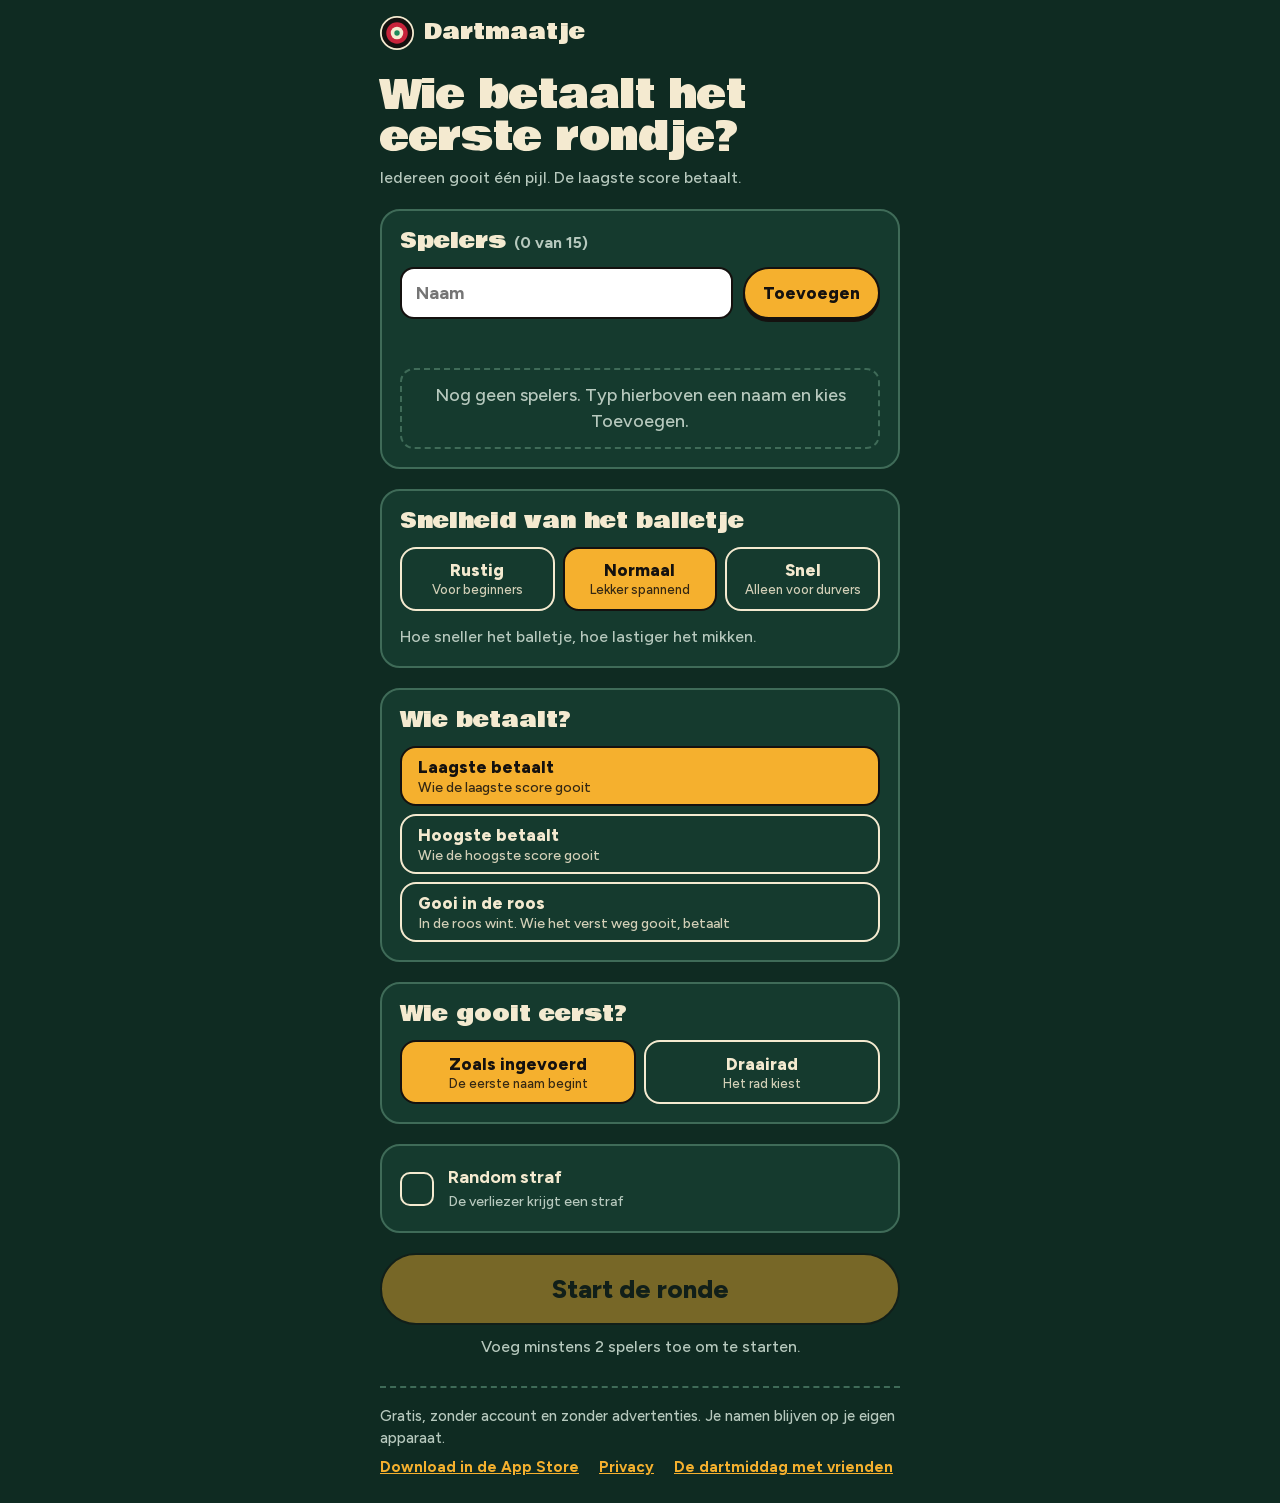
<file: index.html>
<!doctype html>
<html lang="nl">
<head>
<meta charset="utf-8">
<meta name="viewport" content="width=device-width,initial-scale=1,viewport-fit=cover">
<meta name="theme-color" content="#0F2B22">
<title>Dartmaatje: wie betaalt het eerste rondje?</title>
<meta name="description" content="Dartmaatje: iedereen gooit één pijl, de laagste score betaalt het eerste rondje. Met 2 tot 15 spelers op één telefoon, in drie snelheden. Gratis, zonder account.">
<meta property="og:title" content="Dartmaatje: wie betaalt het eerste rondje?">
<meta property="og:description" content="Eén pijl per speler, de laagste score betaalt. Tot 15 spelers, drie snelheden, gratis.">
<meta property="og:type" content="website">
<link rel="canonical" href="https://dartmaatje.nl/">
<meta name="apple-itunes-app" content="app-id=6820017120">
<style>
.webfooter{margin-top:8px;padding-top:18px;border-top:2px dashed var(--line);display:flex;flex-wrap:wrap;gap:8px 20px;font-size:15px;color:var(--muted)}
.webfooter a{color:var(--amber);font-weight:700}
.webfooter p{margin:0;flex:1 1 100%}
body:has(#game:not([hidden])) .webfooter,body:has(#tie:not([hidden])) .webfooter{display:none}
</style>

<link rel="stylesheet" href="fonts.css">
<link rel="stylesheet" href="app.css">
</head>
<body>
<main>
  <div class="top">
    <svg width="34" height="34" viewBox="0 0 38 38" aria-hidden="true"><circle cx="19" cy="19" r="18" fill="#14110F" stroke="#F4EAD0" stroke-width="2"/><circle cx="19" cy="19" r="12" fill="#C8233B"/><circle cx="19" cy="19" r="7" fill="#F4EAD0"/><circle cx="19" cy="19" r="3" fill="#1F8A5B"/></svg>
    <span class="logo">Dartmaatje</span>
  </div>

  <!-- 1. Spelers en snelheid -->
  <section id="setup" style="display:flex;flex-direction:column;gap:20px" aria-labelledby="h-setup">
    <div>
      <h1 id="h-setup">Wie betaalt het eerste rondje?</h1>
      <p class="note" style="margin-top:8px">Iedereen gooit één pijl. De laagste score betaalt.</p>
    </div>

    <div class="card">
      <h2>Spelers <span class="note" id="counter" style="font-family:var(--body);font-weight:700"></span></h2>
      <form class="add" id="add-form" autocomplete="off">
        <label for="name" style="position:absolute;left:-9999px">Naam van de speler</label>
        <input class="in" id="name" type="text" maxlength="16" placeholder="Naam" autocapitalize="words" autocorrect="off" enterkeyhint="done">
        <button class="btn" type="submit" id="add-btn">Toevoegen</button>
      </form>
      <p class="msg" id="add-msg" role="alert"></p>
      <ul class="players" id="players"></ul>
    </div>

    <div class="card" role="group" aria-labelledby="h-speed">
      <h2 id="h-speed">Snelheid van het balletje</h2>
      <div class="speeds" id="speeds"></div>
      <p class="note">Hoe sneller het balletje, hoe lastiger het mikken.</p>
    </div>

    <div class="card" role="group" aria-labelledby="h-mode">
      <h2 id="h-mode">Wie betaalt?</h2>
      <div class="opts" id="modes"></div>
    </div>

    <div class="card" role="group" aria-labelledby="h-order">
      <h2 id="h-order">Wie gooit eerst?</h2>
      <div class="speeds" id="orders" style="grid-template-columns:repeat(2,1fr)"></div>
    </div>

    <div class="card">
      <label class="toggle" for="punish-toggle">
        <input type="checkbox" id="punish-toggle">
        <span class="tbox" aria-hidden="true"></span>
        <span class="ttext"><strong>Random straf</strong><small>De verliezer krijgt een straf</small></span>
      </label>
    </div>

    <div>
      <button class="btn btn-big" type="button" id="start">Start de ronde</button>
      <p class="note" id="start-note" style="margin-top:10px;text-align:center"></p>
    </div>
  </section>

  <!-- 1b. Draairad voor de volgorde -->
  <section id="wheel" hidden style="display:flex;flex-direction:column;gap:16px" aria-labelledby="wheel-h">
    <div>
      <h1 id="wheel-h" style="font-size:clamp(28px,8vw,38px)">Wie gooit eerst?</h1>
      <p class="note" id="wheel-sub" style="margin-top:8px">Tik op Draai en het rad kiest.</p>
    </div>
    <svg id="wheel-svg" class="wheelsvg" viewBox="-220 -220 440 440" role="img" aria-label="Draairad met de namen van de spelers"></svg>
    <button class="btn btn-big" type="button" id="wheel-spin">Draai!</button>
    <p class="note" id="wheel-live" role="status" aria-live="polite" style="text-align:center;min-height:1.4em;margin:-4px 0 0"></p>
    <ol class="orderlist" id="order-list"></ol>
    <button class="btn btn-big" type="button" id="wheel-go" hidden>Start de ronde</button>
    <button class="btn btn-ghost" type="button" id="wheel-rest">Rest laten loten</button>
    <button class="btn btn-ghost" type="button" id="wheel-back">Terug naar de spelers</button>
  </section>

  <!-- 2. Gooien -->
  <section id="game" hidden style="display:flex;flex-direction:column;gap:16px" aria-labelledby="who">
    <div style="display:flex;flex-wrap:wrap;justify-content:space-between;align-items:baseline;gap:4px 12px">
      <span class="lbl" id="round-lbl"></span>
      <span class="note" id="progress"></span>
    </div>
    <div class="turn">
      <span class="dot" id="turn-dot" aria-hidden="true"></span>
      <div>
        <div class="note" id="turn-sub"></div>
        <div class="who" id="who"></div>
      </div>
    </div>
    <div id="board"></div>
    <div id="throw-area" aria-live="polite" style="display:flex;flex-direction:column;gap:12px"></div>
  </section>

  <!-- 3. Gelijkspel -->
  <section id="tie" hidden style="display:flex;flex-direction:column;gap:16px" aria-labelledby="tie-h">
    <div class="paper pop">
      <div class="k">Gelijkspel</div>
      <h2 id="tie-h" style="font-size:28px">Beslissingsworp!</h2>
      <p id="tie-text" style="margin:0"></p>
    </div>
    <button class="btn btn-big" type="button" id="tie-go">Beslissingsworp</button>
  </section>

  <!-- 4. Uitslag -->
  <section id="result" hidden style="display:flex;flex-direction:column;gap:16px" aria-labelledby="loser">
    <div class="paper pop" aria-live="polite">
      <div class="k">Het eerste rondje is voor</div>
      <div class="who" id="loser"></div>
      <p id="loser-text" style="margin:0"></p>
    </div>
    <div class="punish pop" id="punish-box" hidden aria-live="polite">
      <div class="lbl">De straf</div>
      <p id="punish-text"></p>
      <button class="btn btn-ghost" type="button" id="punish-again">Andere straf</button>
    </div>
    <h2>Alle scores</h2>
    <ul class="rank" id="rank"></ul>
    <button class="btn btn-big" type="button" id="share">Deel de uitslag</button>
    <p class="note" id="share-msg" role="status" aria-live="polite" style="min-height:1.4em;text-align:center;margin:-6px 0 0"></p>
    <button class="btn btn-ghost" type="button" id="again">Nog een ronde</button>
    <button class="btn btn-ghost" type="button" id="edit">Spelers aanpassen</button>
  </section>
  <footer class="webfooter">
    <p>Gratis, zonder account en zonder advertenties. Je namen blijven op je eigen apparaat.</p>
    <a href="https://apps.apple.com/app/dartmaatje/id6820017120">Download in de App Store</a>
    <a href="privacy.html">Privacy</a>
    <a href="middag/index.html">De dartmiddag met vrienden</a>
  </footer>
</main>

  <!-- Delen of bewaren -->
  <div id="sharebox" class="overlay" hidden>
    <div class="sheet" role="dialog" aria-modal="true" aria-labelledby="sharebox-title">
      <h2 id="sharebox-title">Deel de uitslag</h2>
      <img id="share-img" alt="De uitslag als afbeelding" width="540" height="675">
      <p class="note" id="save-hint" hidden>Houd de afbeelding hierboven ingedrukt en kies <strong>Bewaar in Foto's</strong>.</p>
      <p class="note" id="save-done" role="status" aria-live="polite" hidden></p>
      <button class="btn btn-big" type="button" id="share-go">Delen via…</button>
      <button class="btn" type="button" id="share-save">Afbeelding bewaren</button>
      <button class="btn btn-ghost" type="button" id="share-close">Sluiten</button>
    </div>
  </div>

<script src="board.js"></script>
<script src="app.js"></script>
</body>
</html>
</file>
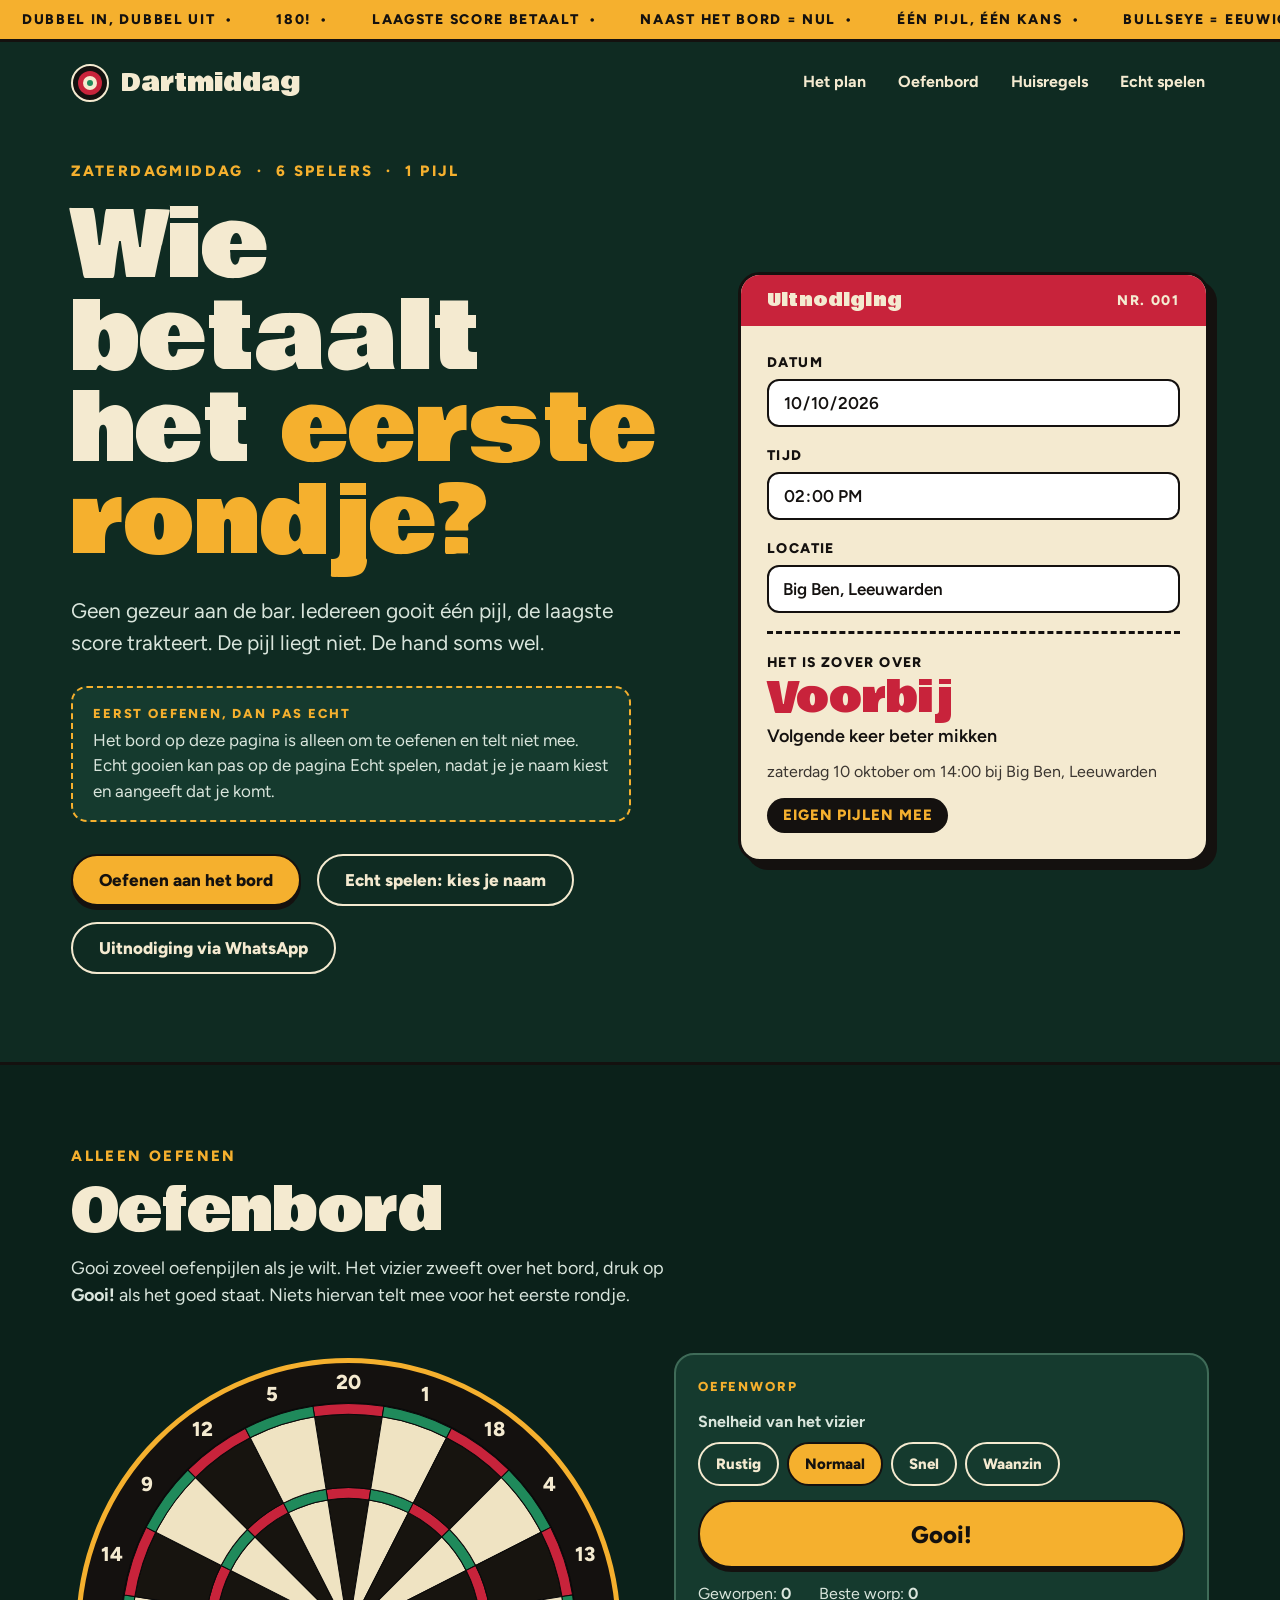
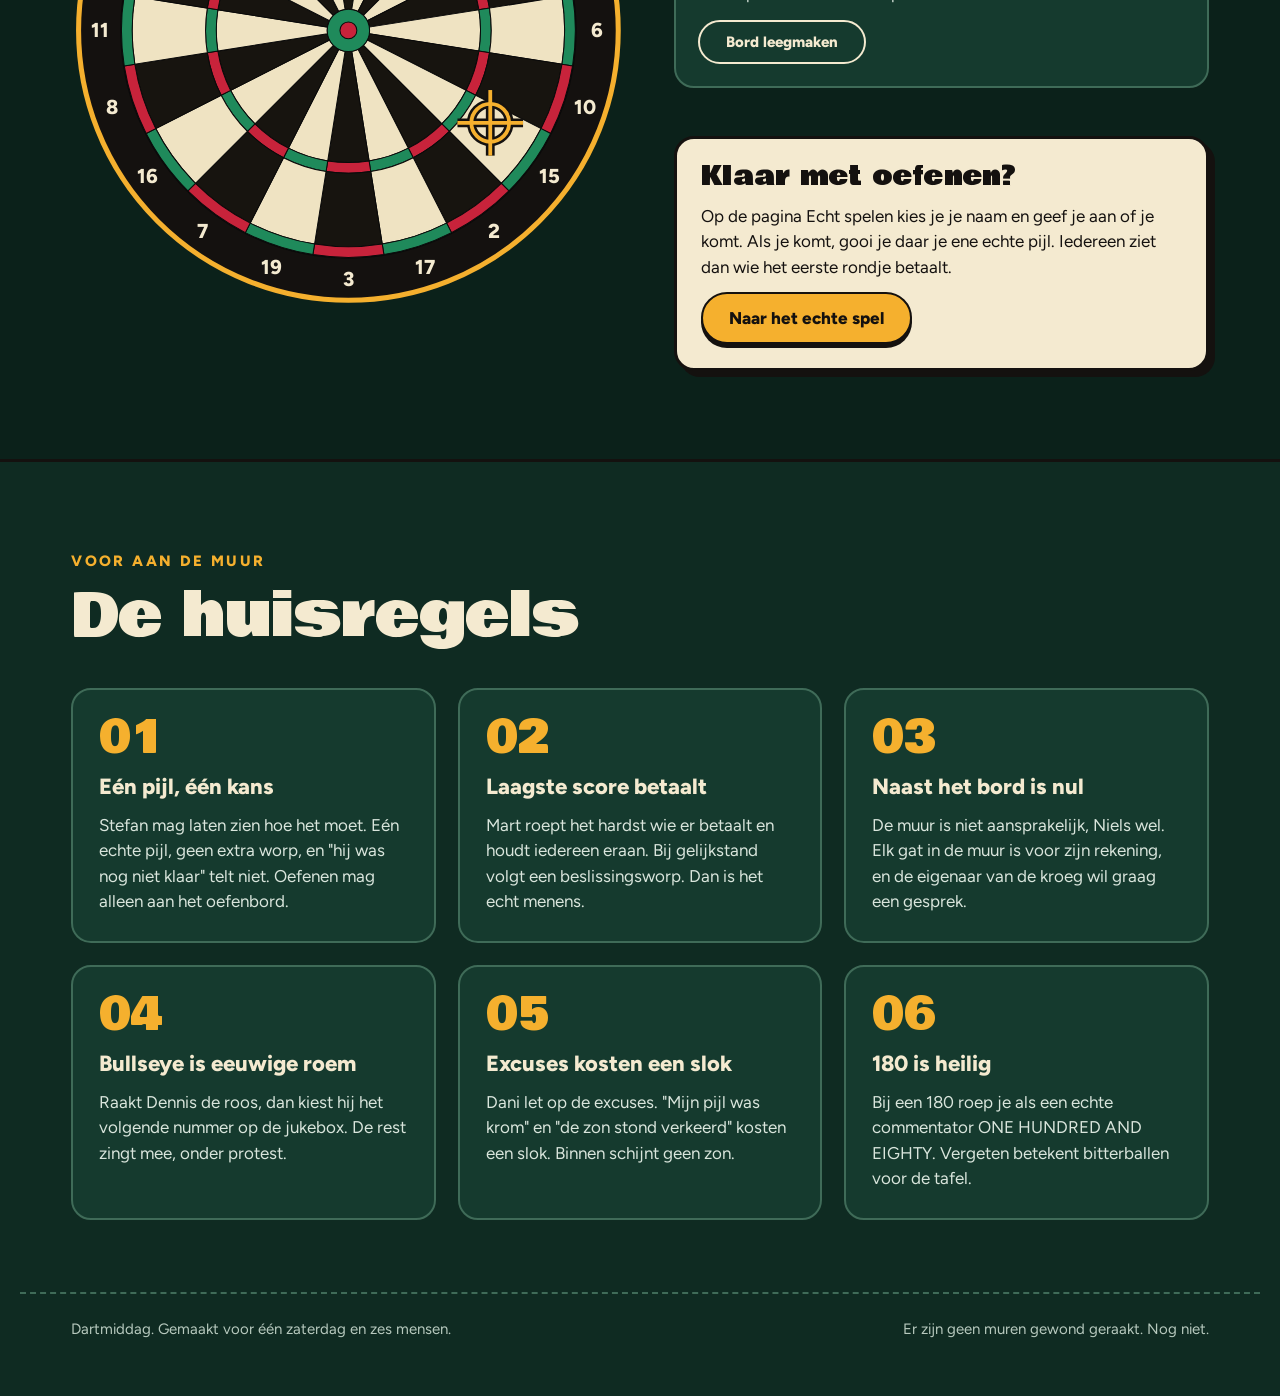
<file: middag/index.html>
<!doctype html>
<html lang="nl">
<head>
<meta charset="utf-8">
<meta name="viewport" content="width=device-width,initial-scale=1">
<title>Dartmiddag</title>
<meta name="description" content="Eén pijl per man. De laagste score betaalt het eerste rondje.">
<link rel="preconnect" href="https://fonts.googleapis.com">
<link rel="preconnect" href="https://fonts.gstatic.com" crossorigin>
<link href="https://fonts.googleapis.com/css2?family=Bowlby+One&family=Figtree:wght@400;500;700;800&display=swap" rel="stylesheet">
<link rel="stylesheet" href="../site.css">
<style>
.hero{display:flex;flex-wrap:wrap;gap:56px;align-items:center;padding-block:36px 88px}
.hero > div{min-width:0}
.hero .left{flex:1 1 520px}
.hero .right{flex:1 1 380px;max-width:520px}
.lead{margin:0 0 28px;font-size:21px;max-width:560px;color:var(--soft)}
.practice-note{background:var(--panel);border:2px dashed var(--amber);border-radius:16px;padding:16px 20px;max-width:560px;margin-bottom:32px}
.practice-note p{margin:4px 0 0;font-size:17px;color:var(--soft)}
.actions{display:flex;flex-wrap:wrap;gap:16px}
.ticket{background:var(--cream);color:var(--ink);border-radius:22px;border:3px solid var(--ink);box-shadow:8px 8px 0 var(--ink);overflow:hidden}
.ticket-head{background:var(--red);color:var(--cream);padding:12px 26px;display:flex;justify-content:space-between;align-items:center;gap:12px}
.ticket-body{padding:26px;display:flex;flex-direction:column;gap:18px}
.field{display:flex;flex-direction:column;gap:6px}
.field label{font-weight:800;font-size:14px;letter-spacing:.1em;text-transform:uppercase}
.count{border-top:3px dashed var(--ink);padding-top:18px;display:flex;flex-direction:column;gap:2px}
.count .small{font-weight:800;font-size:14px;letter-spacing:.1em;text-transform:uppercase}
.count .big{font-family:var(--display);font-size:42px;line-height:1.1;color:var(--red)}
.badge{margin-top:12px;align-self:flex-start;background:var(--ink);color:var(--amber);border-radius:999px;padding:6px 16px;font-weight:800;font-size:15px;letter-spacing:.06em;text-transform:uppercase}
.practice{background:var(--deep);border-block:3px solid var(--ink)}
.practice .inner{padding-block:80px 88px}
.practice .cols{display:flex;flex-wrap:wrap;gap:48px;align-items:flex-start;margin-top:44px}
.practice .boardcol{flex:1 1 440px;min-width:0;max-width:580px}
.practice .ctrl{flex:1 1 420px;min-width:0;display:flex;flex-direction:column;gap:24px}
.speedbtns{display:flex;flex-wrap:wrap;gap:8px}
.sp{min-height:44px;padding:0 16px;border-radius:999px;border:2px solid var(--cream);background:transparent;color:var(--cream);font:800 15px var(--body);cursor:pointer}
.sp:hover{background:rgba(244,234,208,.12)}
.sp[aria-pressed="true"]{background:var(--amber);color:var(--ink);border-color:var(--ink)}
.stats{display:flex;flex-wrap:wrap;gap:12px 28px;color:var(--soft);font-size:16px}
.rules{padding-block:88px 72px}
.rule-grid{display:grid;grid-template-columns:repeat(auto-fit,minmax(min(100%,340px),1fr));gap:22px;margin-top:40px}
.rule{background:var(--panel);border:2px solid var(--line);border-radius:20px;padding:26px;display:flex;flex-direction:column;gap:10px}
.rule .n{font-family:var(--display);font-size:44px;line-height:1;color:var(--amber)}
.rule h3{margin:0;font-size:22px;font-weight:800}
.rule p{margin:0;color:var(--soft);font-size:17px}
footer{padding-block:24px 56px;border-top:2px dashed var(--line);display:flex;flex-wrap:wrap;gap:12px 32px;justify-content:space-between;color:var(--muted);font-size:15px}
</style>
</head>
<body>

<div class="ticker-wrap" aria-hidden="true"><div class="ticker" id="ticker"></div></div>

<header class="wrap top">
  <a href="#top" class="brand" id="top">
    <svg width="38" height="38" viewBox="0 0 38 38" aria-hidden="true"><circle cx="19" cy="19" r="18" fill="#14110F" stroke="#F4EAD0" stroke-width="2"/><circle cx="19" cy="19" r="12" fill="#C8233B"/><circle cx="19" cy="19" r="7" fill="#F4EAD0"/><circle cx="19" cy="19" r="3" fill="#1F8A5B"/></svg>
    Dartmiddag
  </a>
  <nav class="nav" aria-label="Hoofdmenu">
    <a href="#plan">Het plan</a>
    <a href="#oefenen">Oefenbord</a>
    <a href="#regels">Huisregels</a>
    <a href="../spel.html">Echt spelen</a>
  </nav>
</header>

<main>
<section id="plan" class="wrap hero">
  <div class="left">
    <p class="eyebrow">Zaterdagmiddag &nbsp;&middot;&nbsp; 6 spelers &nbsp;&middot;&nbsp; 1 pijl</p>
    <h1>Wie betaalt het <span style="color:var(--amber)">eerste rondje?</span></h1>
    <p class="lead">Geen gezeur aan de bar. Iedereen gooit één pijl, de laagste score trakteert. De pijl liegt niet. De hand soms wel.</p>
    <div class="practice-note">
      <div class="lbl">Eerst oefenen, dan pas echt</div>
      <p>Het bord op deze pagina is alleen om te oefenen en telt niet mee. Echt gooien kan pas op de pagina Echt spelen, nadat je je naam kiest en aangeeft dat je komt.</p>
    </div>
    <div class="actions">
      <a class="btn" href="#oefenen">Oefenen aan het bord</a>
      <a class="btn btn-ghost" href="../spel.html">Echt spelen: kies je naam</a>
      <a class="btn btn-ghost" id="wa" href="https://wa.me/">Uitnodiging via WhatsApp</a>
    </div>
  </div>

  <div class="right">
    <div class="ticket">
      <div class="ticket-head"><span class="display" style="font-size:18px">Uitnodiging</span><span style="font-weight:800;font-size:14px;letter-spacing:.12em">NR. 001</span></div>
      <div class="ticket-body">
        <div class="field"><label for="date">Datum</label><input id="date" class="in" type="date" value="2026-10-10"></div>
        <div class="field"><label for="time">Tijd</label><input id="time" class="in" type="time" value="14:00"></div>
        <div class="field"><label for="place">Locatie</label><input id="place" class="in" type="text" placeholder="Bijv. Café De Pijl, Hoofdstraat 1" value="Big Ben, Leeuwarden"></div>
        <div class="count" aria-live="polite">
          <span class="small">Het is zover over</span>
          <span class="big" id="cd-big">—</span>
          <span style="font-weight:600" id="cd-small"></span>
          <span style="margin-top:8px;font-size:16px;color:#3A3530" id="event-line"></span>
          <span class="badge">Eigen pijlen mee</span>
        </div>
      </div>
    </div>
  </div>
</section>

<section id="oefenen" class="practice">
  <div class="wrap inner">
    <p class="eyebrow">Alleen oefenen</p>
    <h2>Oefenbord</h2>
    <p style="margin:0;max-width:640px;color:var(--soft)">Gooi zoveel oefenpijlen als je wilt. Het vizier zweeft over het bord, druk op <strong>Gooi!</strong> als het goed staat. Niets hiervan telt mee voor het eerste rondje.</p>
    <div class="cols">
      <div class="boardcol" id="board"></div>
      <div class="ctrl">
        <div class="card">
          <div class="lbl">Oefenworp</div>
          <div role="group" aria-labelledby="speed-lbl" style="display:flex;flex-direction:column;gap:8px">
            <span id="speed-lbl" style="font-weight:700;font-size:16px;color:var(--soft)">Snelheid van het vizier</span>
            <div class="speedbtns" id="speeds"></div>
          </div>
          <button class="btn btn-big" type="button" id="throw">Gooi!</button>
          <div class="stats"><span>Geworpen: <strong id="count">0</strong></span><span>Beste worp: <strong id="best">0</strong></span></div>
          <button class="btn btn-ghost" type="button" id="clear" style="min-height:44px;font-size:15px;align-self:flex-start">Bord leegmaken</button>
        </div>
        <div aria-live="polite" id="result"></div>
        <div class="paper">
          <div class="display" style="font-size:26px;line-height:1.1">Klaar met oefenen?</div>
          <p style="margin:0;font-size:17px">Op de pagina Echt spelen kies je je naam en geef je aan of je komt. Als je komt, gooi je daar je ene echte pijl. Iedereen ziet dan wie het eerste rondje betaalt.</p>
          <a class="btn" href="../spel.html">Naar het echte spel</a>
        </div>
      </div>
    </div>
  </div>
</section>

<section id="regels" class="wrap rules">
  <p class="eyebrow">Voor aan de muur</p>
  <h2>De huisregels</h2>
  <div class="rule-grid">
    <div class="rule"><span class="n">01</span><h3>Eén pijl, één kans</h3><p>Stefan mag laten zien hoe het moet. Eén echte pijl, geen extra worp, en "hij was nog niet klaar" telt niet. Oefenen mag alleen aan het oefenbord.</p></div>
    <div class="rule"><span class="n">02</span><h3>Laagste score betaalt</h3><p>Mart roept het hardst wie er betaalt en houdt iedereen eraan. Bij gelijkstand volgt een beslissingsworp. Dan is het echt menens.</p></div>
    <div class="rule"><span class="n">03</span><h3>Naast het bord is nul</h3><p>De muur is niet aansprakelijk, Niels wel. Elk gat in de muur is voor zijn rekening, en de eigenaar van de kroeg wil graag een gesprek.</p></div>
    <div class="rule"><span class="n">04</span><h3>Bullseye is eeuwige roem</h3><p>Raakt Dennis de roos, dan kiest hij het volgende nummer op de jukebox. De rest zingt mee, onder protest.</p></div>
    <div class="rule"><span class="n">05</span><h3>Excuses kosten een slok</h3><p>Dani let op de excuses. "Mijn pijl was krom" en "de zon stond verkeerd" kosten een slok. Binnen schijnt geen zon.</p></div>
    <div class="rule"><span class="n">06</span><h3>180 is heilig</h3><p>Bij een 180 roep je als een echte commentator ONE HUNDRED AND EIGHTY. Vergeten betekent bitterballen voor de tafel.</p></div>
  </div>
</section>
</main>

<footer class="wrap">
  <span>Dartmiddag. Gemaakt voor één zaterdag en zes mensen.</span>
  <span>Er zijn geen muren gewond geraakt. Nog niet.</span>
</footer>

<script src="../board-middag.js"></script>
<script>
(function () {
  var $ = function (id) { return document.getElementById(id); };

  /* ticker */
  var items = ['DUBBEL IN, DUBBEL UIT', '180!', 'LAAGSTE SCORE BETAALT', 'NAAST HET BORD = NUL', 'ÉÉN PIJL, ÉÉN KANS', 'BULLSEYE = EEUWIGE ROEM', 'BITTERBALLEN ZIJN GEEN VERPLICHTING, WEL EEN GOED IDEE'];
  var html = '';
  for (var k = 0; k < 2; k++) items.forEach(function (t) { html += '<span>' + t + ' &nbsp;&bull;</span>'; });
  $('ticker').innerHTML = html;

  /* uitnodiging: datum, tijd en locatie onthouden in deze browser */
  var KEY = 'dartmiddag-uitnodiging';
  try {
    var saved = JSON.parse(localStorage.getItem(KEY) || '{}');
    if (saved.date) $('date').value = saved.date;
    if (saved.time) $('time').value = saved.time;
    if (typeof saved.place === 'string') $('place').value = saved.place;
  } catch (e) {}

  function updateEvent() {
    var date = $('date').value, time = $('time').value, place = $('place').value.trim();
    try { localStorage.setItem(KEY, JSON.stringify({ date: date, time: time, place: place })); } catch (e) {}
    var d = date ? new Date(date + 'T' + (time || '12:00')) : null;
    var ok = d && !isNaN(d.getTime());
    var big = '—', small = 'Vul datum en tijd in', dateText = '';
    if (ok) {
      dateText = d.toLocaleDateString('nl-NL', { weekday: 'long', day: 'numeric', month: 'long' });
      var diff = d.getTime() - Date.now();
      if (diff > 0) {
        var mins = Math.floor(diff / 60000), days = Math.floor(mins / 1440), hours = Math.floor((mins % 1440) / 60), m = mins % 60;
        if (days > 0) { big = days + (days === 1 ? ' dag' : ' dagen'); small = 'en ' + hours + ' uur, ' + m + ' min'; }
        else if (hours > 0) { big = hours + ' uur'; small = 'en ' + m + ' min'; }
        else { big = m + ' min'; small = 'Zet je pijlen klaar'; }
      } else if (diff > -6 * 3600 * 1000) { big = 'Nú!'; small = 'De pijlen vliegen al'; }
      else { big = 'Voorbij'; small = 'Volgende keer beter mikken'; }
    }
    $('cd-big').textContent = big;
    $('cd-small').textContent = small;
    $('event-line').textContent = ok ? dateText + ' om ' + (time || '') + (place ? ' bij ' + place : ' · locatie volgt') : 'Kies een datum om de uitnodiging te maken.';
    var link = new URL('../spel.html', location.href).href;
    $('wa').href = 'https://wa.me/?text=' + encodeURIComponent(
      'Dartmiddag! ' + (ok ? dateText + ' om ' + time : 'datum volgt') + (place ? ' bij ' + place : ' (locatie volgt)') +
      '. Eigen pijlen mee! Eén pijl per man: de laagste score betaalt het eerste rondje. Kies je naam en gooi hier: ' + link);
  }
  ['date', 'time', 'place'].forEach(function (id) { $(id).addEventListener('input', updateEvent); });
  updateEvent();
  setInterval(updateEvent, 30000);

  /* oefenbord */
  $('board').innerHTML = DM.boardSvg('Oefenbord met het vizier en de geworpen pijlen');
  var svg = $('board').querySelector('svg');
  var SPEEDS = [{ n: 'Rustig', v: 0.55 }, { n: 'Normaal', v: 1 }, { n: 'Snel', v: 1.7 }, { n: 'Waanzin', v: 2.8 }];
  var speed = 1;
  try { var sv = parseFloat(localStorage.getItem('dm-snelheid')); if (SPEEDS.some(function (s) { return s.v === sv; })) speed = sv; } catch (e) {}
  function drawSpeeds() {
    var box = $('speeds'); box.textContent = '';
    SPEEDS.forEach(function (s) {
      var b = document.createElement('button');
      b.type = 'button'; b.className = 'sp'; b.textContent = s.n;
      b.setAttribute('aria-pressed', s.v === speed ? 'true' : 'false');
      b.addEventListener('click', function () {
        speed = s.v;
        try { localStorage.setItem('dm-snelheid', String(speed)); } catch (e) {}
        drawSpeeds();
      });
      box.appendChild(b);
    });
  }
  drawSpeeds();
  var getAim = DM.startAim(svg, function () { return speed; });
  var darts = [], count = 0, best = 0;

  function drawPractice() {
    DM.drawDarts(svg, darts.map(function (d, i) {
      return { x: d.x, y: d.y, color: '#F5B02E', text: d.n, fresh: i === darts.length - 1 };
    }));
  }
  $('throw').addEventListener('click', function () {
    var p = getAim();
    var x = +(p.x + (Math.random() - 0.5) * 14).toFixed(1), y = +(p.y + (Math.random() - 0.5) * 14).toFixed(1);
    var r = DM.hit(x, y);
    count++; best = Math.max(best, r.score);
    darts.push({ x: x, y: y, n: count });
    darts = darts.slice(-6);
    drawPractice();
    $('count').textContent = count; $('best').textContent = best;
    $('result').innerHTML = '<div class="last pop"><div><div class="lbl">Laatste oefenworp</div><div class="what">' + r.label + '</div><div class="note">' + r.calc + '</div></div><div class="big">' + r.score + '</div></div>' +
      '<p style="margin:12px 0 0;font-style:italic;color:var(--soft)">' + DM.roastFor(r) + '</p>';
  });
  $('clear').addEventListener('click', function () {
    darts = []; count = 0; best = 0; drawPractice();
    $('count').textContent = 0; $('best').textContent = 0; $('result').innerHTML = '';
  });
})();
</script>
</body>
</html>
</file>
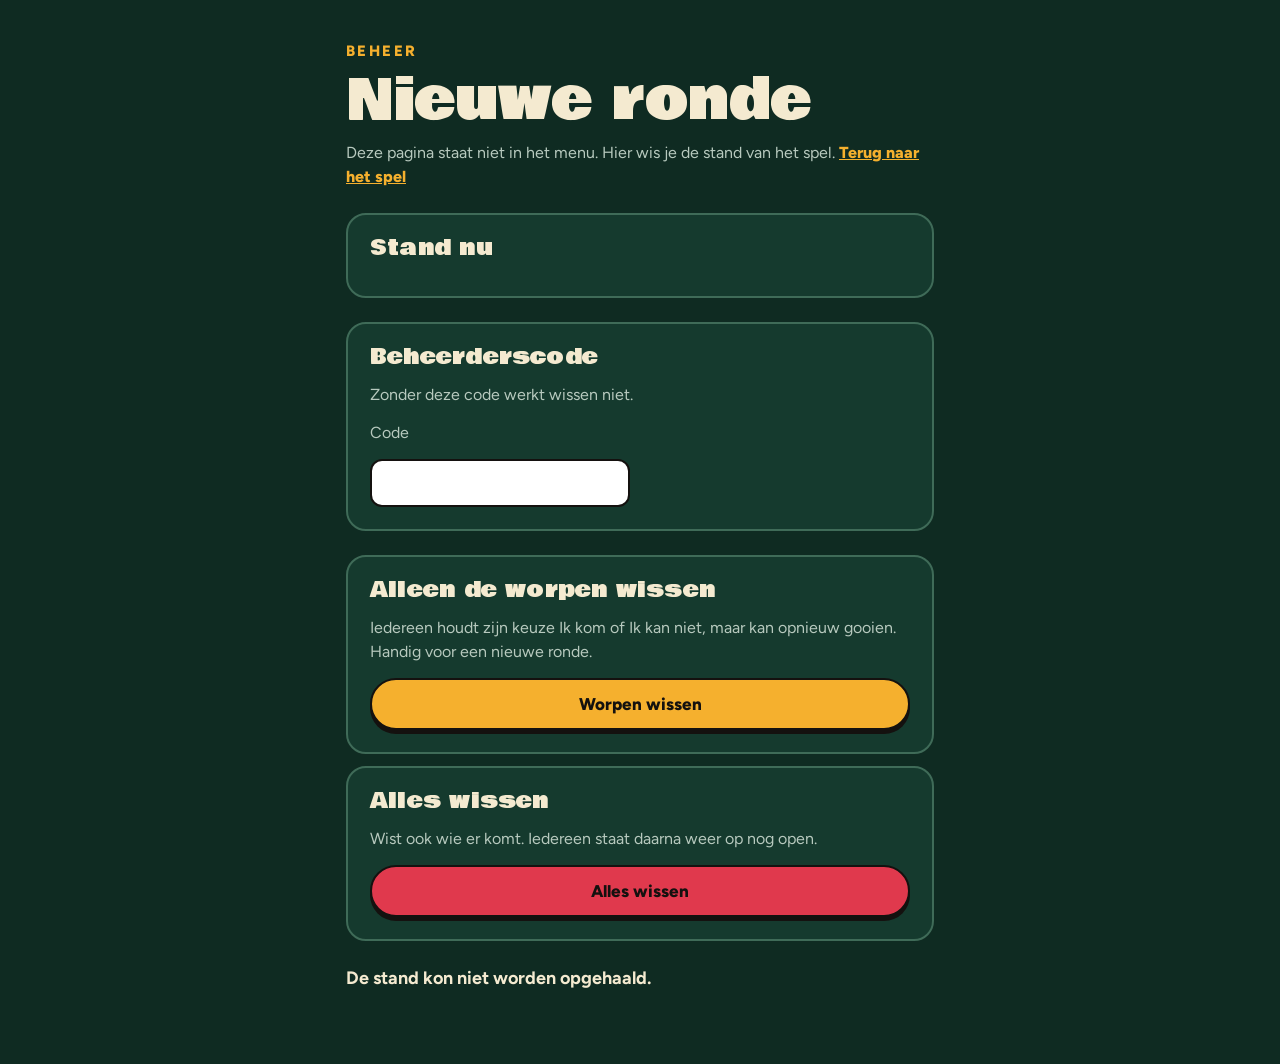
<file: beheer.html>
<!doctype html>
<html lang="nl">
<head>
<meta charset="utf-8">
<meta name="viewport" content="width=device-width,initial-scale=1">
<meta name="robots" content="noindex,nofollow">
<title>Dartmiddag beheer</title>
<link rel="preconnect" href="https://fonts.googleapis.com">
<link rel="preconnect" href="https://fonts.gstatic.com" crossorigin>
<link href="https://fonts.googleapis.com/css2?family=Bowlby+One&family=Figtree:wght@400;500;700;800&display=swap" rel="stylesheet">
<link rel="stylesheet" href="site.css">
<style>
main{max-width:620px;margin:0 auto;padding:40px 16px 72px;display:flex;flex-direction:column;gap:24px}
.choice{display:flex;flex-direction:column;gap:12px}
.danger{background:#E0394D;color:#14110F}
.danger:hover{background:#E0394D}
.status{margin:0;font-weight:700;min-height:1.5em}
ul{list-style:none;margin:0;padding:0;display:flex;flex-direction:column;gap:8px}
li{display:flex;justify-content:space-between;gap:12px;background:var(--panel);border:2px solid var(--line);border-radius:14px;padding:10px 16px}
li span:first-child{font-family:var(--display)}
</style>
</head>
<body>
<main>
  <header>
    <p class="eyebrow">Beheer</p>
    <h1 style="font-size:clamp(36px,9vw,56px);margin:10px 0 12px">Nieuwe ronde</h1>
    <p class="note">Deze pagina staat niet in het menu. Hier wis je de stand van het spel. <a href="spel.html">Terug naar het spel</a></p>
  </header>

  <section class="card" aria-labelledby="h-nu">
    <h2 class="display" id="h-nu" style="font-size:22px;margin:0">Stand nu</h2>
    <ul id="nu" aria-live="polite"></ul>
  </section>

  <section class="card" aria-labelledby="h-code">
    <h2 class="display" id="h-code" style="font-size:22px;margin:0">Beheerderscode</h2>
    <p class="note">Zonder deze code werkt wissen niet.</p>
    <label class="note" for="admin-code">Code</label>
    <input id="admin-code" class="in" type="password" autocomplete="off" spellcheck="false" style="max-width:260px">
  </section>

  <section class="choice">
    <div class="card">
      <h2 class="display" style="font-size:22px;margin:0">Alleen de worpen wissen</h2>
      <p class="note">Iedereen houdt zijn keuze Ik kom of Ik kan niet, maar kan opnieuw gooien. Handig voor een nieuwe ronde.</p>
      <button class="btn" type="button" id="wis-worpen">Worpen wissen</button>
    </div>
    <div class="card">
      <h2 class="display" style="font-size:22px;margin:0">Alles wissen</h2>
      <p class="note">Wist ook wie er komt. Iedereen staat daarna weer op nog open.</p>
      <button class="btn danger" type="button" id="wis-alles">Alles wissen</button>
    </div>
  </section>
  <p class="status" id="status" aria-live="polite"></p>
</main>

<script src="config.js"></script>
<script>
(function () {
  var cfg = window.DM_CONFIG || {};
  var NAMES = { mart: 'Mart', stefan: 'Stefan', tristan: 'Tristan', niels: 'Niels', dennis: 'Dennis', dani: 'Dani' };
  var $ = function (id) { return document.getElementById(id); };
  var base = (cfg.url || '').replace(/\/$/, '') + '/rest/v1/players';
  var rpcBase = (cfg.url || '').replace(/\/$/, '') + '/rest/v1/rpc/';
  var headers = { apikey: cfg.key, Authorization: 'Bearer ' + cfg.key, 'Content-Type': 'application/json' };
  var armed = null, timer = 0;

  function say(t) { $('status').textContent = t; }

  function load() {
    return fetch(base + '?select=id,status,throws&order=id', { headers: headers })
      .then(function (r) { if (!r.ok) throw new Error(); return r.json(); })
      .then(function (rows) {
        var ul = $('nu'); ul.textContent = '';
        rows.forEach(function (x) {
          var li = document.createElement('li');
          var a = document.createElement('span'); a.textContent = NAMES[x.id] || x.id;
          var b = document.createElement('span');
          b.textContent = (x.status === 'ja' ? 'Komt' : x.status === 'nee' ? 'Komt niet' : 'Nog open') + ' · ' + x.throws.length + (x.throws.length === 1 ? ' worp' : ' worpen');
          li.appendChild(a); li.appendChild(b); ul.appendChild(li);
        });
      })
      .catch(function () { say('De stand kon niet worden opgehaald.'); });
  }

  /* Eerst klikken om te bevestigen, dan pas wissen. */
  function wipe(btn, label, confirmLabel, alles) {
    btn.addEventListener('click', function () {
      if (!$('admin-code').value.trim()) { resetArmed(); say('Vul eerst de beheerderscode in.'); $('admin-code').focus(); return; }
      if (armed !== btn) {
        resetArmed();
        armed = btn; btn.textContent = confirmLabel;
        say('Klik nog een keer om te bevestigen.');
        timer = setTimeout(resetArmed, 6000);
        return;
      }
      resetArmed();
      say('Bezig met wissen…');
      fetch(rpcBase + 'spel_wissen', { method: 'POST', headers: headers, body: JSON.stringify({ p_code: $('admin-code').value, p_alles: alles }) })
        .then(function (r) { if (!r.ok) throw new Error(); return r.json(); })
        .then(function (ok) {
          if (!ok) { say('Die beheerderscode klopt niet. Er is niets gewist.'); return; }
          say('Gewist. Iedereen ziet de nieuwe stand binnen een paar seconden.'); return load();
        })
        .catch(function () { say('Wissen is niet gelukt. Probeer het opnieuw.'); });
    });
    btn.dataset.label = label;
  }
  function resetArmed() {
    clearTimeout(timer);
    if (armed) { armed.textContent = armed.dataset.label; armed = null; }
  }

  wipe($('wis-worpen'), 'Worpen wissen', 'Zeker weten? Klik nogmaals', false);
  wipe($('wis-alles'), 'Alles wissen', 'Zeker weten? Klik nogmaals', true);
  load();
  setInterval(load, 5000);
})();
</script>
</body>
</html>
</file>
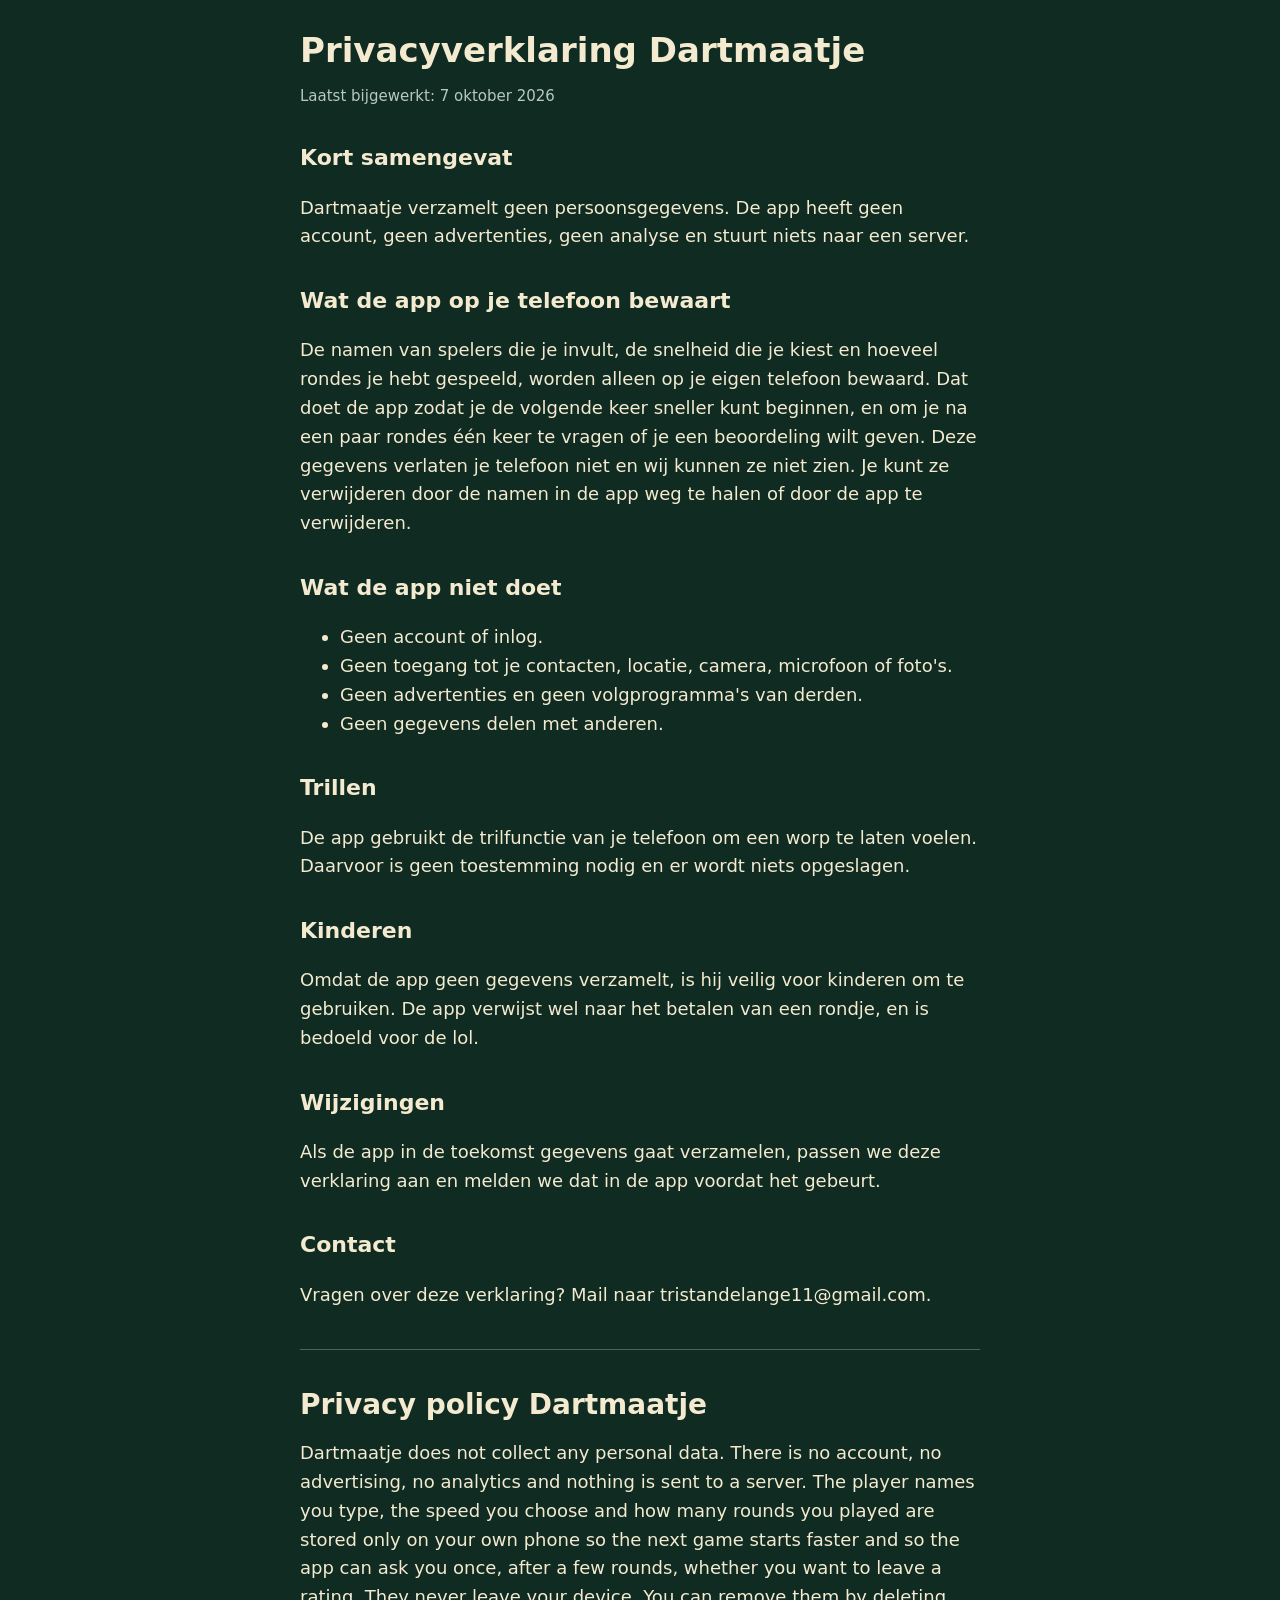
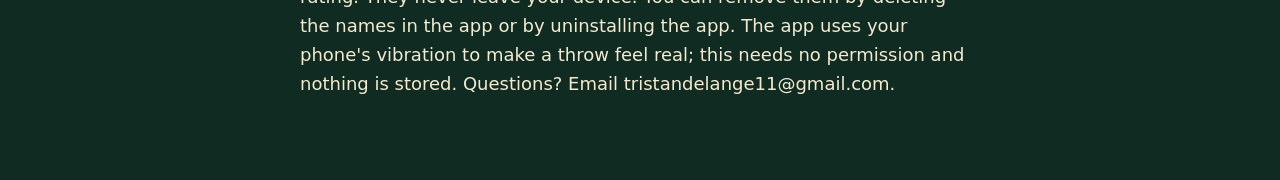
<file: privacy.html>
<!doctype html>
<html lang="nl">
<head>
<meta charset="utf-8">
<meta name="viewport" content="width=device-width,initial-scale=1">
<title>Privacyverklaring Dartmaatje</title>
<style>
:root{--bg:#0F2B22;--fg:#F4EAD0;--muted:#B7C9BE;--accent:#F5B02E;color-scheme:dark}
body{margin:0;background:var(--bg);color:var(--fg);font:18px/1.6 system-ui,-apple-system,sans-serif;padding:32px 16px 64px}
main{max-width:680px;margin:0 auto}
h1{font-size:34px;line-height:1.1;margin:0 0 8px}
h2{font-size:22px;margin:32px 0 8px}
p,li{color:var(--fg)}
.small{color:var(--muted);font-size:15px}
a{color:var(--accent)}
</style>
</head>
<body>
<main>
<h1>Privacyverklaring Dartmaatje</h1>
<p class="small">Laatst bijgewerkt: 7 oktober 2026</p>

<h2>Kort samengevat</h2>
<p>Dartmaatje verzamelt geen persoonsgegevens. De app heeft geen account, geen advertenties, geen analyse en stuurt niets naar een server.</p>

<h2>Wat de app op je telefoon bewaart</h2>
<p>De namen van spelers die je invult, de snelheid die je kiest en hoeveel rondes je hebt gespeeld, worden alleen op je eigen telefoon bewaard. Dat doet de app zodat je de volgende keer sneller kunt beginnen, en om je na een paar rondes één keer te vragen of je een beoordeling wilt geven. Deze gegevens verlaten je telefoon niet en wij kunnen ze niet zien. Je kunt ze verwijderen door de namen in de app weg te halen of door de app te verwijderen.</p>

<h2>Wat de app niet doet</h2>
<ul>
<li>Geen account of inlog.</li>
<li>Geen toegang tot je contacten, locatie, camera, microfoon of foto's.</li>
<li>Geen advertenties en geen volgprogramma's van derden.</li>
<li>Geen gegevens delen met anderen.</li>
</ul>

<h2>Trillen</h2>
<p>De app gebruikt de trilfunctie van je telefoon om een worp te laten voelen. Daarvoor is geen toestemming nodig en er wordt niets opgeslagen.</p>

<h2>Kinderen</h2>
<p>Omdat de app geen gegevens verzamelt, is hij veilig voor kinderen om te gebruiken. De app verwijst wel naar het betalen van een rondje, en is bedoeld voor de lol.</p>

<h2>Wijzigingen</h2>
<p>Als de app in de toekomst gegevens gaat verzamelen, passen we deze verklaring aan en melden we dat in de app voordat het gebeurt.</p>

<h2>Contact</h2>
<p>Vragen over deze verklaring? Mail naar tristandelange11@gmail.com.</p>

<hr style="border:none;border-top:1px solid #3F6B58;margin:40px 0">

<h1 lang="en" style="font-size:28px">Privacy policy Dartmaatje</h1>
<p lang="en">Dartmaatje does not collect any personal data. There is no account, no advertising, no analytics and nothing is sent to a server. The player names you type, the speed you choose and how many rounds you played are stored only on your own phone so the next game starts faster and so the app can ask you once, after a few rounds, whether you want to leave a rating. They never leave your device. You can remove them by deleting the names in the app or by uninstalling the app. The app uses your phone's vibration to make a throw feel real; this needs no permission and nothing is stored. Questions? Email tristandelange11@gmail.com.</p>
</main>
</body>
</html>
</file>
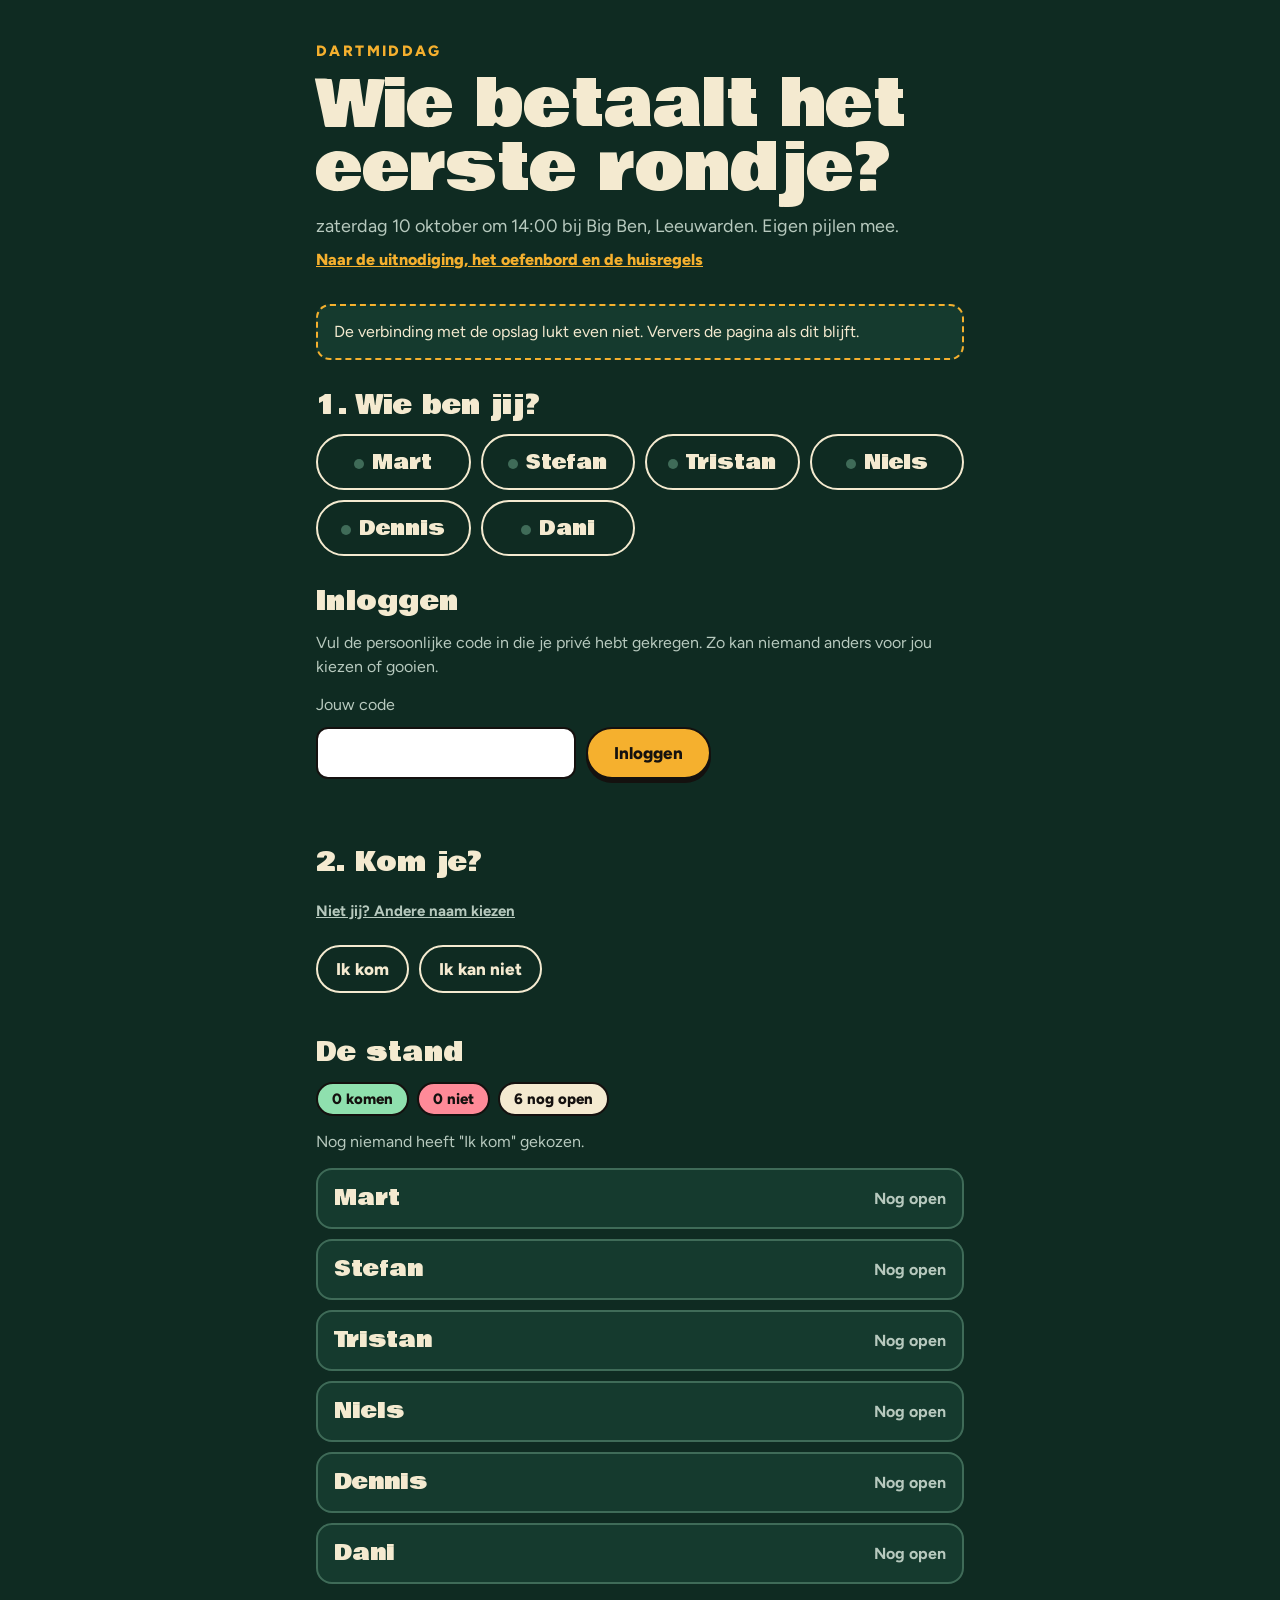
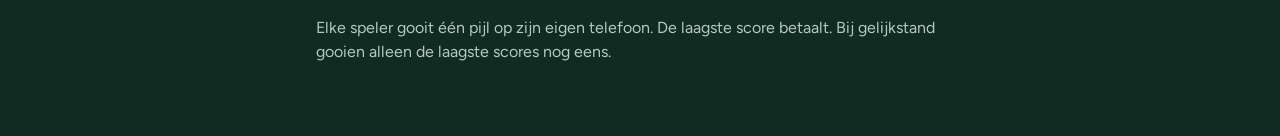
<file: spel.html>
<!doctype html>
<html lang="nl">
<head>
<meta charset="utf-8">
<meta name="viewport" content="width=device-width,initial-scale=1">
<title>Dartmiddag: echt spelen</title>
<link rel="preconnect" href="https://fonts.googleapis.com">
<link rel="preconnect" href="https://fonts.gstatic.com" crossorigin>
<link href="https://fonts.googleapis.com/css2?family=Bowlby+One&family=Figtree:wght@400;500;700;800&display=swap" rel="stylesheet">
<link rel="stylesheet" href="site.css">
<style>
main{max-width:680px;margin:0 auto;padding:40px 16px 72px;display:flex;flex-direction:column;gap:32px}
section{display:flex;flex-direction:column;gap:14px}
h2{font-size:26px;line-height:1.1;margin:0}
.names{display:grid;grid-template-columns:repeat(auto-fit,minmax(150px,1fr));gap:10px}
button.pick,button.att{min-height:48px;padding:0 18px;border-radius:999px;border:2px solid var(--cream);background:transparent;color:var(--cream);font:800 17px var(--body);cursor:pointer}
button.pick:hover,button.att:hover{background:rgba(244,234,208,.12)}
button[aria-pressed="true"]{background:var(--amber);color:var(--ink);border-color:var(--ink)}
button.pick{font-family:var(--display);font-weight:400;font-size:20px;min-height:56px}
button.pick .dot{display:inline-block;width:10px;height:10px;border-radius:50%;margin-right:8px;background:var(--line)}
button.pick[data-s="ja"] .dot{background:var(--yes)} button.pick[data-s="nee"] .dot{background:var(--no)}
button.att.ja[aria-pressed="true"]{background:var(--yes)} button.att.nee[aria-pressed="true"]{background:var(--no)}
.row{display:flex;flex-wrap:wrap;gap:10px}
#me-body{display:flex;flex-direction:column;gap:16px}
.stand{list-style:none;margin:0;padding:0;display:flex;flex-direction:column;gap:10px}
.stand li{background:var(--panel);border:2px solid var(--line);border-radius:16px;padding:12px 16px;display:flex;flex-wrap:wrap;align-items:center;gap:6px 14px}
.stand li[data-s="ja"]{border-color:var(--yes)} .stand li[data-s="nee"]{border-color:var(--no)}
.stand li[data-loser="1"]{border-color:#E0394D;background:rgba(224,57,77,.18)}
.stand .n{font-family:var(--display);font-size:22px;flex:1 1 120px;min-width:0;overflow-wrap:anywhere}
.stand .t{font-weight:700;font-size:16px;color:var(--muted);text-align:right}
.pills{display:flex;flex-wrap:wrap;gap:8px}
.pill{border:2px solid var(--ink);border-radius:999px;padding:4px 14px;font-weight:800;font-size:15px;color:var(--ink)}
.pill.yes{background:var(--yes)} .pill.no{background:var(--no)} .pill.open{background:var(--cream)}
.result{background:var(--cream);color:var(--ink);border:3px solid var(--ink);border-radius:20px;padding:22px;box-shadow:6px 6px 0 var(--ink);display:flex;flex-direction:column;gap:8px}
.result .who{font-family:var(--display);font-size:clamp(36px,9vw,56px);line-height:1;overflow-wrap:anywhere}
.result .k{font-weight:800;font-size:13px;letter-spacing:.14em;text-transform:uppercase;color:#B31C30}
.warn{background:var(--panel);border:2px dashed var(--amber);border-radius:14px;padding:14px 16px;margin:0;font-size:16px}
.boardwrap{max-width:520px;width:100%;margin-inline:auto}
.linkbtn{background:none;border:none;color:var(--muted);text-decoration:underline;font:700 15px var(--body);min-height:40px;padding:0;cursor:pointer}
.linkbtn:hover{color:var(--cream)}
button.pick[data-pending="1"]{border-color:var(--amber);color:var(--amber)}

.angry{display:flex;flex-direction:column;align-items:center;gap:6px}
.angry svg{width:260px;max-width:100%;height:auto;aspect-ratio:240/250;animation:shake .16s linear infinite}
.angry .face{animation:flush 1.2s ease-in-out infinite alternate}
.angry .steam{animation:steam 1.1s ease-out infinite;transform-box:fill-box;transform-origin:center}
.angry .steam.s2{animation-delay:.35s} .angry .steam.s3{animation-delay:.7s}
.angry .brow{animation:brow .5s ease-in-out infinite alternate;transform-box:fill-box;transform-origin:center}
.angry .mouth{animation:yell .22s ease-in-out infinite alternate;transform-box:fill-box;transform-origin:center}
.bubble{background:var(--cream);color:var(--ink);border:3px solid var(--ink);border-radius:18px;padding:12px 18px;font-family:var(--display);font-size:clamp(22px,6vw,30px);line-height:1.1;text-align:center;box-shadow:5px 5px 0 var(--ink);animation:pop .4s ease-out}
@keyframes shake{0%{transform:translate(0,0) rotate(0)}25%{transform:translate(3px,-2px) rotate(1deg)}50%{transform:translate(-3px,2px) rotate(-1deg)}75%{transform:translate(2px,3px) rotate(.6deg)}100%{transform:translate(0,0) rotate(0)}}
@keyframes flush{from{fill:#E9A27A}to{fill:#E0394D}}
@keyframes steam{from{transform:translateY(8px) scale(.5);opacity:.9}to{transform:translateY(-34px) scale(1.5);opacity:0}}
@keyframes brow{from{transform:rotate(-3deg)}to{transform:rotate(3deg)}}
@keyframes yell{from{transform:scaleY(.7)}to{transform:scaleY(1.15)}}
/* De boze darter blijft ook bij "beweging verminderen" bewegen, alleen minder wild. */
@media (prefers-reduced-motion:reduce){.angry svg{animation-duration:.6s}.bubble{animation:none}}
</style>
</head>
<body>
<main>
  <header>
    <p class="eyebrow">Dartmiddag</p>
    <h1 style="font-size:clamp(40px,10vw,64px);margin:10px 0 12px">Wie betaalt het eerste rondje?</h1>
    <p class="note" id="where" style="font-size:18px"></p>
    <p class="note" style="margin-top:8px"><a href="middag/index.html">Naar de uitnodiging, het oefenbord en de huisregels</a></p>
  </header>

  <p class="warn" id="warn" hidden></p>

  <section aria-labelledby="h-naam">
    <h2 class="display" id="h-naam">1. Wie ben jij?</h2>
    <div class="names" id="names"></div>
  </section>

  <section id="login" hidden aria-labelledby="h-login">
    <h2 class="display" id="h-login">Inloggen</h2>
    <p class="note">Vul de persoonlijke code in die je privé hebt gekregen. Zo kan niemand anders voor jou kiezen of gooien.</p>
    <form id="login-form" class="row" autocomplete="off">
      <label class="note" for="code" style="width:100%">Jouw code</label>
      <input id="code" class="in" type="text" autocapitalize="characters" autocomplete="off" autocorrect="off" spellcheck="false" maxlength="14" style="max-width:260px;text-transform:uppercase;letter-spacing:.12em">
      <button class="btn" type="submit">Inloggen</button>
    </form>
    <p class="note" id="login-msg" role="alert" style="min-height:1.5em"></p>
  </section>

  <section id="me-panel" hidden aria-labelledby="h-me">
    <h2 class="display" id="h-me">2. Kom je?</h2>
    <div><button type="button" class="linkbtn" id="logout">Niet jij? Andere naam kiezen</button></div>
    <div class="row">
      <button type="button" class="att ja" id="b-ja">Ik kom</button>
      <button type="button" class="att nee" id="b-nee">Ik kan niet</button>
    </div>
    <div id="me-body" aria-live="polite"></div>
  </section>

  <section aria-labelledby="h-stand">
    <h2 class="display" id="h-stand">De stand</h2>
    <div class="pills" id="pills" aria-live="polite"></div>
    <div id="result"></div>
    <ul class="stand" id="stand"></ul>
  </section>

  <p class="note">Elke speler gooit één pijl op zijn eigen telefoon. De laagste score betaalt. Bij gelijkstand gooien alleen de laagste scores nog eens.</p>
</main>

<script src="config.js"></script>
<script src="board-middag.js"></script>
<script>
(function () {
  var PEOPLE = [
    { id: 'mart', name: 'Mart' }, { id: 'stefan', name: 'Stefan' }, { id: 'tristan', name: 'Tristan' },
    { id: 'niels', name: 'Niels' }, { id: 'dennis', name: 'Dennis' }, { id: 'dani', name: 'Dani' }
  ];
  var COLORS = { mart: '#F5B02E', stefan: '#19B5D4', tristan: '#E040FB', niels: '#FFFFFF', dennis: '#FF7A00', dani: '#6F95FF' };
  var SHOUTS = ['WAAR BEN JIJ?!', 'ABSOLUTE SCHANDE!', 'IK HEB MIJN PIJLEN GESLEEPT!', 'ZATERDAG 14:00. BIG BEN. WAAR BEN JE?!', 'DE PIJLEN STAAN KLAAR EN JIJ NIET!'];
  var POLL_MS = 3000;

  var cfg = window.DM_CONFIG || {};
  var configured = !!(cfg.url && cfg.key);
  var data = {};
  PEOPLE.forEach(function (p) { data[p.id] = { status: 'open', throws: [] }; });
  var me = null, code = '', pending = null;
  try { me = localStorage.getItem('dm-me'); code = localStorage.getItem('dm-code') || ''; } catch (e) {}
  if (!PEOPLE.some(function (p) { return p.id === me; }) || !code) { me = null; code = ''; }
  var shout = SHOUTS[Math.floor(Math.random() * SHOUTS.length)];
  var lastThrow = null, holdUntil = 0, getAim = null, boardKey = '';

  var $ = function (id) { return document.getElementById(id); };
  function el(tag, cls, text) { var e = document.createElement(tag); if (cls) e.className = cls; if (text != null) e.textContent = text; return e; }
  function statusOf(id) { return data[id].status; }
  function throwsOf(id) { return data[id].throws; }
  function personOf(id) { return PEOPLE.filter(function (p) { return p.id === id; })[0]; }
  function showWarn(msg) { var w = $('warn'); w.textContent = msg; w.hidden = !msg; }

  /* ---------- opslag via Supabase (REST, ververst elke 3 seconden) ---------- */
  function api(path, opts) {
    opts = opts || {};
    return fetch(cfg.url.replace(/\/$/, '') + '/rest/v1/' + path, {
      method: opts.method || 'GET',
      headers: { apikey: cfg.key, Authorization: 'Bearer ' + cfg.key, 'Content-Type': 'application/json', Prefer: 'return=minimal' },
      body: opts.body ? JSON.stringify(opts.body) : undefined
    });
  }
  function load() {
    if (!configured) return Promise.resolve();
    return api('players?select=id,status,throws').then(function (r) {
      if (!r.ok) throw new Error('lezen mislukt');
      return r.json();
    }).then(function (rows) {
      if (Date.now() < holdUntil) return;
      rows.forEach(function (row) {
        if (data[row.id]) data[row.id] = { status: row.status, throws: Array.isArray(row.throws) ? row.throws : [] };
      });
      showWarn('');
      render();
    }).catch(function () { showWarn('De verbinding met de opslag lukt even niet. Ververs de pagina als dit blijft.'); });
  }
  /* Schrijven kan alleen via een functie in de database die eerst je persoonlijke code controleert. */
  function rpc(fn, args) {
    return fetch(cfg.url.replace(/\/$/, '') + '/rest/v1/rpc/' + fn, {
      method: 'POST',
      headers: { apikey: cfg.key, Authorization: 'Bearer ' + cfg.key, 'Content-Type': 'application/json' },
      body: JSON.stringify(args)
    }).then(function (r) { if (!r.ok) throw new Error('rpc mislukt'); return r.json(); });
  }
  function logout() {
    me = null; code = ''; boardKey = ''; lastThrow = null;
    try { localStorage.removeItem('dm-me'); localStorage.removeItem('dm-code'); } catch (e) {}
    render();
  }
  function save(id) {
    holdUntil = Date.now() + 2500;
    if (!configured) return;
    rpc('speler_bijwerken', { p_id: id, p_code: code, p_status: data[id].status, p_throws: data[id].throws })
      .then(function (ok) {
        if (ok) { showWarn(''); return; }
        showWarn('Je code werkt niet meer. Kies je naam en log opnieuw in.');
        logout();
      })
      .catch(function () { showWarn('Je keuze is niet opgeslagen. Probeer het nog een keer.'); });
  }

  /* ---------- spelverloop ---------- */
  function resolve() {
    var cand = PEOPLE.filter(function (p) { return statusOf(p.id) === 'ja'; }).map(function (p) { return p.id; });
    if (cand.length < 1) return { phase: 'few', round: 0, cand: cand };
    var r = 0;
    for (var guard = 0; guard < 50; guard++) {
      var missing = cand.filter(function (id) { return !throwsOf(id)[r]; });
      if (missing.length) return { phase: 'throwing', round: r, cand: cand, missing: missing };
      if (cand.length < 2) return { phase: 'alone', round: r, cand: cand };
      var min = Math.min.apply(null, cand.map(function (id) { return throwsOf(id)[r].score; }));
      var losers = cand.filter(function (id) { return throwsOf(id)[r].score === min; });
      if (losers.length === 1) return { phase: 'done', round: r, cand: cand, loser: losers[0] };
      cand = losers; r++;
    }
    return { phase: 'few', round: 0, cand: [] };
  }

  function chooseStatus(val) {
    if (!me) return;
    data[me].status = data[me].status === val ? 'open' : val;
    save(me); render();
  }
  function doThrow() {
    var g = resolve();
    if (!me || g.phase !== 'throwing' || g.missing.indexOf(me) < 0 || !getAim) return;
    var p = getAim();
    var x = +(p.x + (Math.random() - 0.5) * 14).toFixed(1), y = +(p.y + (Math.random() - 0.5) * 14).toFixed(1);
    var h = DM.hit(x, y); h.x = x; h.y = y;
    lastThrow = h;
    data[me].throws = data[me].throws.concat([h]);
    save(me); render();
  }

  /* ---------- boze darter (eigen tekening, geen echte persoon) ---------- */
  function angrySvg() {
    return '<svg width="260" height="271" viewBox="0 0 240 250" role="img" aria-label="Boze darter die schreeuwt dat je er moet zijn">' +
      '<g class="steam"><circle cx="30" cy="92" r="10" fill="#F4EAD0" opacity=".85"/></g><g class="steam s2"><circle cx="22" cy="70" r="8" fill="#F4EAD0" opacity=".85"/></g><g class="steam s3"><circle cx="40" cy="60" r="7" fill="#F4EAD0" opacity=".85"/></g>' +
      '<g class="steam s2"><circle cx="210" cy="92" r="10" fill="#F4EAD0" opacity=".85"/></g><g class="steam"><circle cx="218" cy="70" r="8" fill="#F4EAD0" opacity=".85"/></g><g class="steam s3"><circle cx="200" cy="60" r="7" fill="#F4EAD0" opacity=".85"/></g>' +
      '<path d="M40 250 Q44 178 120 172 Q196 178 200 250 Z" fill="#1B3B8F" stroke="#14110F" stroke-width="4"/>' +
      '<path d="M96 174 L120 204 L144 174" fill="#F4EAD0" stroke="#14110F" stroke-width="4"/>' +
      '<rect x="104" y="150" width="32" height="28" rx="8" fill="#E9A27A" stroke="#14110F" stroke-width="4"/>' +
      '<circle class="face" cx="120" cy="104" r="62" fill="#E9A27A" stroke="#14110F" stroke-width="5"/>' +
      '<g class="brow"><path d="M76 84 L108 98" stroke="#14110F" stroke-width="9" stroke-linecap="round"/><path d="M164 84 L132 98" stroke="#14110F" stroke-width="9" stroke-linecap="round"/></g>' +
      '<circle cx="94" cy="108" r="10" fill="#fff" stroke="#14110F" stroke-width="3"/><circle cx="146" cy="108" r="10" fill="#fff" stroke="#14110F" stroke-width="3"/>' +
      '<circle cx="97" cy="110" r="4.5" fill="#14110F"/><circle cx="143" cy="110" r="4.5" fill="#14110F"/>' +
      '<g class="mouth"><path d="M92 134 Q120 124 148 134 Q142 166 120 166 Q98 166 92 134 Z" fill="#7A1020" stroke="#14110F" stroke-width="4"/><path d="M100 136 Q120 130 140 136 L138 144 Q120 140 102 144 Z" fill="#fff"/><ellipse cx="120" cy="158" rx="12" ry="6" fill="#E0394D"/></g>' +
      '<g transform="translate(176 196) rotate(-30)"><rect x="-4" y="-34" width="8" height="40" rx="3" fill="#C9C9C9" stroke="#14110F" stroke-width="3"/><polygon points="-4,-34 4,-34 0,-48" fill="#14110F"/><polygon points="-4,6 4,6 14,22 -14,22" fill="#F5B02E" stroke="#14110F" stroke-width="3"/></g>' +
      '</svg>';
  }

  /* ---------- tekenen ---------- */
  function render() {
    var names = $('names'); names.textContent = '';
    PEOPLE.forEach(function (p) {
      var b = el('button', 'pick'); b.type = 'button'; b.setAttribute('data-s', statusOf(p.id));
      b.setAttribute('aria-pressed', me === p.id ? 'true' : 'false');
      if (pending === p.id) b.setAttribute('data-pending', '1');
      var d = el('span', 'dot'); d.setAttribute('aria-hidden', 'true');
      b.appendChild(d); b.appendChild(document.createTextNode(p.name));
      b.addEventListener('click', function () {
        if (p.id === me) { pending = null; render(); return; }
        pending = p.id; $('login-msg').textContent = ''; $('code').value = '';
        render();
        $('code').focus();
      });
      names.appendChild(b);
    });

    var g = resolve();
    var panel = $('me-panel'), body = $('me-body');
    var loggingIn = !!pending && pending !== me;
    $('login').hidden = !loggingIn;
    if (loggingIn) $('h-login').textContent = 'Code van ' + personOf(pending).name;
    panel.hidden = !me || loggingIn;
    var canThrow = false, st = me ? statusOf(me) : null;
    if (me) {
      $('h-me').textContent = '2. Kom je, ' + personOf(me).name + '?';
      $('b-ja').setAttribute('aria-pressed', st === 'ja' ? 'true' : 'false');
      $('b-nee').setAttribute('aria-pressed', st === 'nee' ? 'true' : 'false');
      canThrow = st === 'ja' && g.phase === 'throwing' && g.missing.indexOf(me) >= 0;
    }

    /* Het bord blijft staan zolang jij aan de beurt bent, zodat het vizier niet telkens herstart. */
    var key = me ? [me, st, canThrow ? 'throw' : 'view', g.round, throwsOf(me).length, shout].join('|') : '';
    if (key !== boardKey) {
      boardKey = key; getAim = null; body.textContent = '';
      if (me && st === 'nee') {
        var a = el('div', 'angry'); a.innerHTML = angrySvg(); a.appendChild(el('div', 'bubble', shout)); body.appendChild(a);
        setTimeout(function () { try { a.scrollIntoView({ behavior: 'smooth', block: 'center' }); } catch (e) {} }, 50);
      } else if (me && st === 'ja') {
        var mine = throwsOf(me);
        if (canThrow) {
          body.appendChild(el('p', 'note', g.round > 0 ? 'Beslissingsworp! Gelijke score. Gooi nog een pijl.' : 'Wacht tot het vizier goed staat en druk op Gooi.'));
        } else if (mine.length) {
          var t = mine[mine.length - 1];
          var l = el('div', 'last pop');
          var left = el('div'); left.appendChild(el('div', 'lbl', 'Jouw worp')); left.appendChild(el('div', 'what', t.label)); left.appendChild(el('div', 'note', t.calc));
          l.appendChild(left); l.appendChild(el('div', 'big', String(t.score)));
          body.appendChild(l);
        } else {
          body.appendChild(el('p', 'note', 'Wacht op de volgende ronde. Jij doet nu even niet mee.'));
        }
        if (canThrow || mine.length) {
          var wrap = el('div', 'boardwrap'); wrap.innerHTML = DM.boardSvg('Dartbord'); body.appendChild(wrap);
          if (canThrow) {
            var btn = el('button', 'btn btn-big', 'Gooi!'); btn.type = 'button'; btn.addEventListener('click', doThrow);
            body.appendChild(btn);
            getAim = DM.startAim(wrap.querySelector('svg'));
          }
        }
      } else if (me) {
        body.appendChild(el('p', 'note', 'Kies Ik kom om een pijl te gooien. Kies Ik kan niet en je krijgt wat te horen.'));
      }
    }
    /* de pijlen op het bord vernieuwen */
    var svg = body.querySelector('svg.board');
    if (svg) {
      var items = [];
      PEOPLE.forEach(function (p) {
        var th = throwsOf(p.id)[g.round];
        if (!th) return;
        items.push({ x: th.x, y: th.y, color: COLORS[p.id], text: p.name.charAt(0), fresh: !!(lastThrow && p.id === me && th.x === lastThrow.x && th.y === lastThrow.y) });
      });
      DM.drawDarts(svg, items);
    }

    /* stand */
    var yes = 0, no = 0;
    PEOPLE.forEach(function (p) { var s = statusOf(p.id); if (s === 'ja') yes++; if (s === 'nee') no++; });
    var pills = $('pills'); pills.textContent = '';
    [['yes', yes + ' komen'], ['no', no + ' niet'], ['open', (PEOPLE.length - yes - no) + ' nog open']].forEach(function (x) { pills.appendChild(el('span', 'pill ' + x[0], x[1])); });

    var res = $('result'); res.textContent = '';
    if (g.phase === 'done') {
      var box = el('div', 'result');
      box.appendChild(el('div', 'k', 'Het eerste rondje is voor'));
      box.appendChild(el('div', 'who', personOf(g.loser).name));
      var lt = throwsOf(g.loser)[g.round];
      box.appendChild(el('div', '', personOf(g.loser).name + ' gooide ' + lt.label + ' (' + lt.score + ' punten) en trakteert.'));
      res.appendChild(box);
    } else if (g.phase === 'throwing') {
      res.appendChild(el('p', 'note', (g.round > 0 ? 'Beslissingsworp. ' : '') + 'Nog te gooien: ' + g.missing.map(function (id) { return personOf(id).name; }).join(', ') + '.'));
    } else if (g.phase === 'alone') {
      res.appendChild(el('p', 'note', 'Je pijl ligt klaar. Zodra er nog iemand "Ik kom" kiest en gooit, zie je hier wie betaalt.'));
    } else {
      res.appendChild(el('p', 'note', 'Nog niemand heeft "Ik kom" gekozen.'));
    }

    var ul = $('stand'); ul.textContent = '';
    PEOPLE.forEach(function (p) {
      var li = el('li'); li.setAttribute('data-s', statusOf(p.id));
      if (g.phase === 'done' && g.loser === p.id) li.setAttribute('data-loser', '1');
      li.appendChild(el('span', 'n', p.name));
      var th = throwsOf(p.id), s = statusOf(p.id), txt;
      if (s === 'nee') txt = 'Komt niet';
      else if (s === 'open') txt = 'Nog open';
      else if (th.length) txt = th.map(function (t) { return t.label + ' (' + t.score + ')'; }).join(' → ');
      else txt = 'Komt, moet nog gooien';
      li.appendChild(el('span', 't', txt));
      ul.appendChild(li);
    });
  }

  $('b-ja').addEventListener('click', function () { chooseStatus('ja'); });
  $('b-nee').addEventListener('click', function () { chooseStatus('nee'); });
  $('logout').addEventListener('click', logout);

  $('login-form').addEventListener('submit', function (e) {
    e.preventDefault();
    var target = pending, typed = $('code').value;
    if (!target) return;
    if (!configured) { $('login-msg').textContent = 'De opslag is nog niet gekoppeld.'; return; }
    if (!typed.trim()) { $('login-msg').textContent = 'Vul eerst je code in.'; return; }
    $('login-msg').textContent = 'Even controleren…';
    rpc('speler_inloggen', { p_id: target, p_code: typed }).then(function (ok) {
      if (!ok) { $('login-msg').textContent = 'Die code klopt niet. Controleer de code die je kreeg.'; return; }
      me = target; code = typed; pending = null; boardKey = ''; lastThrow = null;
      shout = SHOUTS[Math.floor(Math.random() * SHOUTS.length)];
      try { localStorage.setItem('dm-me', me); localStorage.setItem('dm-code', code); } catch (err) {}
      $('code').value = ''; $('login-msg').textContent = '';
      render();
    }).catch(function () { $('login-msg').textContent = 'Inloggen lukt even niet. Probeer het zo nog een keer.'; });
  });

  /* Een opgeslagen code controleren bij het openen van de pagina. */
  if (me && code && configured) {
    rpc('speler_inloggen', { p_id: me, p_code: code }).then(function (ok) { if (!ok) logout(); }).catch(function () {});
  }

  /* plaats en tijd uit de uitnodiging op de homepage */
  (function () {
    var date = '2026-10-10', time = '14:00', place = 'Big Ben, Leeuwarden';
    try { var s = JSON.parse(localStorage.getItem('dartmiddag-uitnodiging') || '{}'); date = s.date || date; time = s.time || time; if (typeof s.place === 'string') place = s.place; } catch (e) {}
    var d = new Date(date + 'T' + time);
    $('where').textContent = (isNaN(d.getTime()) ? '' : d.toLocaleDateString('nl-NL', { weekday: 'long', day: 'numeric', month: 'long' }) + ' om ' + time) + (place ? ' bij ' + place : '') + '. Eigen pijlen mee.';
  })();

  render();
  if (!configured) {
    showWarn('De opslag is nog niet gekoppeld. Je keuzes en worpen worden daarom nog niet met anderen gedeeld.');
  } else {
    load();
    setInterval(load, POLL_MS);
  }
})();
</script>
</body>
</html>
</file>
<file: fonts.css>
@font-face{font-family:'Bowlby One';font-style:normal;font-weight:400;font-display:swap;src:url(fonts/BowlbyOne-400.woff2) format('woff2');unicode-range:U+0000-00FF, U+0131, U+0152-0153, U+02BB-02BC, U+02C6, U+02DA, U+02DC, U+0304, U+0308, U+0329, U+2000-206F, U+20AC, U+2122, U+2191, U+2193, U+2212, U+2215, U+FEFF, U+FFFD}
@font-face{font-family:'Figtree';font-style:normal;font-weight:500;font-display:swap;src:url(fonts/Figtree-500.woff2) format('woff2');unicode-range:U+0000-00FF, U+0131, U+0152-0153, U+02BB-02BC, U+02C6, U+02DA, U+02DC, U+0304, U+0308, U+0329, U+2000-206F, U+20AC, U+2122, U+2191, U+2193, U+2212, U+2215, U+FEFF, U+FFFD}
@font-face{font-family:'Figtree';font-style:normal;font-weight:700;font-display:swap;src:url(fonts/Figtree-700.woff2) format('woff2');unicode-range:U+0000-00FF, U+0131, U+0152-0153, U+02BB-02BC, U+02C6, U+02DA, U+02DC, U+0304, U+0308, U+0329, U+2000-206F, U+20AC, U+2122, U+2191, U+2193, U+2212, U+2215, U+FEFF, U+FFFD}
@font-face{font-family:'Figtree';font-style:normal;font-weight:800;font-display:swap;src:url(fonts/Figtree-800.woff2) format('woff2');unicode-range:U+0000-00FF, U+0131, U+0152-0153, U+02BB-02BC, U+02C6, U+02DA, U+02DC, U+0304, U+0308, U+0329, U+2000-206F, U+20AC, U+2122, U+2191, U+2193, U+2212, U+2215, U+FEFF, U+FFFD}
</file>
<file: app.css>
/* Dartmaatje app: één smalle kolom voor op de telefoon. Eén donkere kroeglook. */
:root{
  --bg:#0F2B22; --deep:#0B211A; --panel:#153A2E; --line:#3F6B58; --cream:#F4EAD0; --muted:#B7C9BE; --soft:#D9E5DC;
  --amber:#F5B02E; --ink:#14110F; --red:#C8233B; --pink:#FF8A98; --green:#8FE0AE;
  --display:'Bowlby One','Arial Black',sans-serif; --body:'Figtree',system-ui,-apple-system,sans-serif;
  color-scheme:dark;
}
*{box-sizing:border-box;-webkit-tap-highlight-color:transparent}
html,body{margin:0;background:var(--bg);color:var(--cream);font-family:var(--body);font-size:18px;line-height:1.45}
body{min-height:100vh;min-height:100dvh;padding:calc(12px + env(safe-area-inset-top,0px)) max(16px,env(safe-area-inset-right,0px)) calc(24px + env(safe-area-inset-bottom,0px)) max(16px,env(safe-area-inset-left,0px));-webkit-user-select:none;user-select:none;touch-action:manipulation}
input{-webkit-user-select:text;user-select:text}
main{max-width:520px;margin:0 auto;display:flex;flex-direction:column;gap:20px}
[hidden]{display:none!important}
.top{display:flex;align-items:center;gap:10px;padding-block:4px}
.logo{font-family:var(--display);font-size:22px}
h1,h2{font-family:var(--display);font-weight:400;margin:0;text-wrap:balance}
h1{font-size:clamp(30px,9vw,40px);line-height:1.05}
h2{font-size:22px;line-height:1.1}
.lbl{font-weight:800;font-size:13px;letter-spacing:.14em;text-transform:uppercase;color:var(--amber)}
.note{margin:0;color:var(--muted);font-size:16px}
.card{background:var(--panel);border:2px solid var(--line);border-radius:20px;padding:18px;display:flex;flex-direction:column;gap:14px}

button{font:inherit}
.btn{display:flex;align-items:center;justify-content:center;gap:10px;min-height:56px;padding:0 24px;border-radius:999px;border:2px solid var(--ink);background:var(--amber);color:var(--ink);font:800 19px var(--body);cursor:pointer;box-shadow:0 4px 0 var(--ink);width:100%}
.btn:active{transform:translateY(3px);box-shadow:0 1px 0 var(--ink)}
.btn[disabled]{opacity:.45;box-shadow:none;cursor:not-allowed}
.btn-big{min-height:72px;font-size:26px}
.btn-ghost{background:transparent;color:var(--cream);border-color:var(--cream);box-shadow:none}
.btn-ghost:active{background:rgba(244,234,208,.12);transform:none}
.btn:focus-visible,.in:focus-visible,.sp:focus-visible,.x:focus-visible{outline:3px solid var(--cream);outline-offset:3px}

.add{display:flex;gap:10px}
.in{flex:1;min-width:0;min-height:52px;padding:0 14px;border-radius:14px;border:2px solid var(--ink);background:#fff;color:var(--ink);font:600 18px var(--body)}
.add .btn{width:auto;min-height:52px;font-size:17px;padding:0 18px;box-shadow:0 3px 0 var(--ink)}
.msg{margin:0;min-height:1.4em;font-weight:700;font-size:15px;color:var(--pink)}
.players{list-style:none;margin:0;padding:0;display:flex;flex-direction:column;gap:8px}
.players li{display:flex;align-items:center;gap:12px;background:var(--deep);border:2px solid var(--line);border-radius:14px;padding:6px 8px 6px 12px;min-height:52px}
.dot{width:26px;height:26px;border-radius:50%;border:2px solid var(--ink);flex:none;display:flex;align-items:center;justify-content:center;font-weight:800;font-size:12px;color:var(--ink)}
.players .nm{flex:1;min-width:0;overflow-wrap:anywhere;font-weight:700}
.x{width:44px;height:44px;border-radius:50%;border:2px solid var(--line);background:transparent;color:var(--cream);font-size:22px;line-height:1;cursor:pointer}
.empty{margin:0;padding:12px;text-align:center;color:var(--muted);border:2px dashed var(--line);border-radius:14px}
.speeds{display:grid;grid-template-columns:repeat(3,1fr);gap:8px}
.sp{min-height:64px;padding:8px 6px;border-radius:16px;border:2px solid var(--cream);background:transparent;color:var(--cream);font:800 17px var(--body);cursor:pointer;display:flex;flex-direction:column;align-items:center;justify-content:center;gap:2px}
.sp small{font-weight:500;font-size:13px;opacity:.85}
.sp[aria-pressed="true"]{background:var(--amber);color:var(--ink);border-color:var(--ink)}

.turn{display:flex;align-items:center;gap:14px}
.turn .dot{width:44px;height:44px;font-size:18px}
.turn .who{font-family:var(--display);font-size:clamp(26px,8vw,34px);line-height:1.05;overflow-wrap:anywhere}
.board{width:100%;height:auto;display:block;max-width:440px;margin-inline:auto}
.last{display:flex;align-items:center;justify-content:space-between;gap:12px;background:var(--deep);border:2px solid var(--amber);border-radius:20px;padding:14px 18px}
.last .what{font-size:22px;font-weight:800}
.last .big{font-family:var(--display);font-size:52px;line-height:1;color:var(--amber)}
.paper{background:var(--cream);color:var(--ink);border:3px solid var(--ink);border-radius:20px;padding:20px;box-shadow:6px 6px 0 var(--ink);display:flex;flex-direction:column;gap:10px}
.paper .k{font-weight:800;font-size:13px;letter-spacing:.14em;text-transform:uppercase;color:#B31C30}
.paper .who{font-family:var(--display);font-size:clamp(36px,11vw,52px);line-height:1;overflow-wrap:anywhere}
.rank{list-style:none;margin:0;padding:0;display:flex;flex-direction:column;gap:8px}
.rank li{display:flex;align-items:center;gap:12px;background:var(--panel);border:2px solid var(--line);border-radius:14px;padding:8px 14px;min-height:48px}
.rank li[data-loser="1"]{border-color:#E0394D;background:rgba(224,57,77,.2)}
.rank .nm{flex:1;min-width:0;overflow-wrap:anywhere;font-weight:700}
.rank .sc{font-weight:800;text-align:right}
.rank .sc small{display:block;font-weight:500;color:var(--muted);font-size:13px}
.pop{animation:pop .35s ease-out}
@keyframes pop{from{transform:scale(.92);opacity:0}to{transform:scale(1);opacity:1}}
.dart-in{animation:dartin .28s ease-out;transform-origin:0 0}
@keyframes dartin{from{transform:scale(2.6);opacity:0}to{transform:scale(1);opacity:1}}
@media (prefers-reduced-motion:reduce){.pop,.dart-in{animation:none}}

/* venster om de uitslag te delen of te bewaren */
.overlay{position:fixed;inset:0;z-index:50;background:rgba(5,15,11,.78);display:flex;align-items:flex-end;justify-content:center;padding:16px max(16px,env(safe-area-inset-right,0px)) calc(16px + env(safe-area-inset-bottom,0px)) max(16px,env(safe-area-inset-left,0px));overflow-y:auto}
.sheet{width:100%;max-width:520px;background:var(--panel);border:2px solid var(--line);border-radius:24px;padding:20px;display:flex;flex-direction:column;gap:12px;animation:pop .25s ease-out}
.sheet img{width:100%;height:auto;max-height:42vh;object-fit:contain;border-radius:14px;background:var(--deep);-webkit-touch-callout:default;-webkit-user-select:auto;user-select:auto}
.sheet .btn{min-height:52px;font-size:18px}

/* spelmodus en draairad */
.opts{display:flex;flex-direction:column;gap:8px}
.op{min-height:60px;padding:8px 16px;border-radius:16px;border:2px solid var(--cream);background:transparent;color:var(--cream);font:800 17px var(--body);cursor:pointer;display:flex;flex-direction:column;align-items:flex-start;justify-content:center;gap:2px;text-align:left}
.op small{font-weight:500;font-size:14px;opacity:.85}
.op[aria-pressed="true"]{background:var(--amber);color:var(--ink);border-color:var(--ink)}
.op:focus-visible{outline:3px solid var(--cream);outline-offset:3px}
.wheelsvg{width:100%;max-width:420px;height:auto;display:block;margin-inline:auto}
#wheel-rot{transition:transform 3.6s cubic-bezier(.12,.7,.1,1)}
.orderlist{list-style:none;margin:0;padding:0;display:flex;flex-direction:column;gap:8px}
.orderlist li{display:flex;align-items:center;gap:12px;background:var(--panel);border:2px solid var(--line);border-radius:14px;padding:8px 14px;min-height:48px;animation:pop .3s ease-out}
.orderlist .pos{font-family:var(--display);font-size:20px;min-width:1.4em}
.orderlist .nm{flex:1;min-width:0;overflow-wrap:anywhere;font-weight:700}
@media (prefers-reduced-motion:reduce){#wheel-rot{transition-duration:.2s}.orderlist li{animation:none}}

/* aanvinkvak voor de random straf */
.toggle{display:flex;align-items:center;gap:14px;cursor:pointer;min-height:48px}
.toggle input{position:absolute;opacity:0;width:1px;height:1px}
.tbox{flex:none;width:34px;height:34px;border-radius:10px;border:2px solid var(--cream);background:transparent;display:flex;align-items:center;justify-content:center}
.toggle input:checked + .tbox{background:var(--amber);border-color:var(--ink)}
.toggle input:checked + .tbox::after{content:'';width:10px;height:18px;border:solid var(--ink);border-width:0 4px 4px 0;transform:rotate(45deg) translate(-1px,-2px)}
.toggle input:focus-visible + .tbox{outline:3px solid var(--cream);outline-offset:3px}
.ttext{display:flex;flex-direction:column;gap:2px;font-size:18px}
.ttext small{color:var(--muted);font-size:14px}
.punish{background:var(--deep);border:2px solid var(--amber);border-radius:20px;padding:18px;display:flex;flex-direction:column;gap:10px}
.punish p{margin:0;font-size:22px;font-weight:700;line-height:1.3}
.punish .btn{min-height:44px;font-size:16px;align-self:flex-start}
</file>
<file: site.css>
/* Dartmiddag: gedeelde stijl voor index.html en spel.html. Eén donkere kroeglook. */
:root{
  --bg:#0F2B22; --deep:#0B211A; --panel:#153A2E; --line:#3F6B58; --cream:#F4EAD0; --muted:#B7C9BE; --soft:#D9E5DC;
  --amber:#F5B02E; --ink:#14110F; --red:#C8233B; --yes:#8FE0AE; --no:#FF8A98;
  --display:'Bowlby One','Arial Black',sans-serif; --body:'Figtree',system-ui,sans-serif;
  color-scheme:dark;
}
*{box-sizing:border-box}
html{scroll-behavior:smooth}
body{margin:0;background:var(--bg);color:var(--cream);font-family:var(--body);font-size:18px;line-height:1.5}
.wrap{max-width:1240px;margin:0 auto;padding-inline:max(16px,4vw)}
.display{font-family:var(--display);font-weight:400;letter-spacing:.01em}
.eyebrow{margin:0;font-weight:800;font-size:15px;letter-spacing:.16em;text-transform:uppercase;color:var(--amber)}
h1,h2,h3{text-wrap:balance}
h1{font-family:var(--display);font-weight:400;font-size:clamp(44px,7.2vw,96px);line-height:1;margin:18px 0 26px}
h2{font-family:var(--display);font-weight:400;font-size:clamp(34px,5vw,60px);line-height:1.05;margin:12px 0}
a{color:var(--amber);font-weight:800}
.note{margin:0;color:var(--muted);font-size:16px}

/* knoppen en velden */
.btn{display:inline-flex;align-items:center;justify-content:center;gap:10px;min-height:52px;padding:0 26px;border-radius:999px;border:2px solid var(--ink);background:var(--amber);color:var(--ink);font:800 17px var(--body);text-decoration:none;cursor:pointer;box-shadow:0 4px 0 var(--ink);transition:transform .12s,box-shadow .12s}
.btn:hover{transform:translateY(-2px);box-shadow:0 6px 0 var(--ink)}
.btn:active{transform:translateY(3px);box-shadow:0 1px 0 var(--ink)}
.btn-ghost{background:transparent;color:var(--cream);border-color:var(--cream);box-shadow:none}
.btn-ghost:hover{background:rgba(244,234,208,.12);box-shadow:none}
.btn-big{min-height:68px;font-size:24px;width:100%}
.btn:focus-visible,a:focus-visible,.in:focus-visible,button:focus-visible{outline:3px solid var(--cream);outline-offset:3px}
.in{width:100%;min-height:48px;padding:0 14px;border-radius:12px;border:2px solid var(--ink);background:#fff;color:var(--ink);font:600 17px var(--body)}

/* navigatie */
.top{display:flex;flex-wrap:wrap;align-items:center;justify-content:space-between;gap:8px 24px;padding-block:18px}
.brand{display:flex;align-items:center;gap:12px;color:var(--cream);text-decoration:none;font-family:var(--display);font-size:24px;font-weight:400}
.nav{display:flex;flex-wrap:wrap;gap:8px 24px}
.nav a{color:var(--cream);text-decoration:none;font-weight:700;font-size:16px;padding:10px 4px;border-bottom:2px solid transparent}
.nav a:hover{border-bottom-color:var(--amber)}

/* ticker */
.ticker-wrap{overflow:hidden;background:var(--amber);color:var(--ink);border-bottom:3px solid var(--ink)}
.ticker{display:flex;width:max-content;animation:tick 48s linear infinite}
.ticker span{padding:9px 22px;font-weight:800;font-size:14px;letter-spacing:.12em;white-space:nowrap}
@keyframes tick{from{transform:translateX(0)}to{transform:translateX(-50%)}}

/* bord */
.board{width:100%;height:auto;display:block}
.dart-in{animation:dartin .28s ease-out;transform-origin:0 0}
@keyframes dartin{from{transform:scale(2.6);opacity:0}to{transform:scale(1);opacity:1}}
.pop{animation:pop .4s ease-out}
@keyframes pop{from{transform:scale(.92);opacity:0}to{transform:scale(1);opacity:1}}
.lbl{font-weight:800;font-size:13px;letter-spacing:.14em;text-transform:uppercase;color:var(--amber)}
.last{display:flex;flex-wrap:wrap;align-items:center;justify-content:space-between;gap:6px 18px;background:var(--bg);border:2px solid var(--amber);border-radius:20px;padding:16px 22px}
.last .big{font-family:var(--display);font-size:56px;line-height:1;color:var(--amber)}
.last .what{font-size:22px;font-weight:800}
.card{background:var(--panel);border:2px solid var(--line);border-radius:20px;padding:22px;display:flex;flex-direction:column;gap:14px}
.paper{background:var(--cream);color:var(--ink);border:3px solid var(--ink);border-radius:20px;padding:24px;box-shadow:6px 6px 0 var(--ink);display:flex;flex-direction:column;gap:12px}
.paper a.btn{align-self:flex-start}

@media (prefers-reduced-motion:reduce){.ticker,.dart-in,.pop{animation:none}html{scroll-behavior:auto}}
</file>
